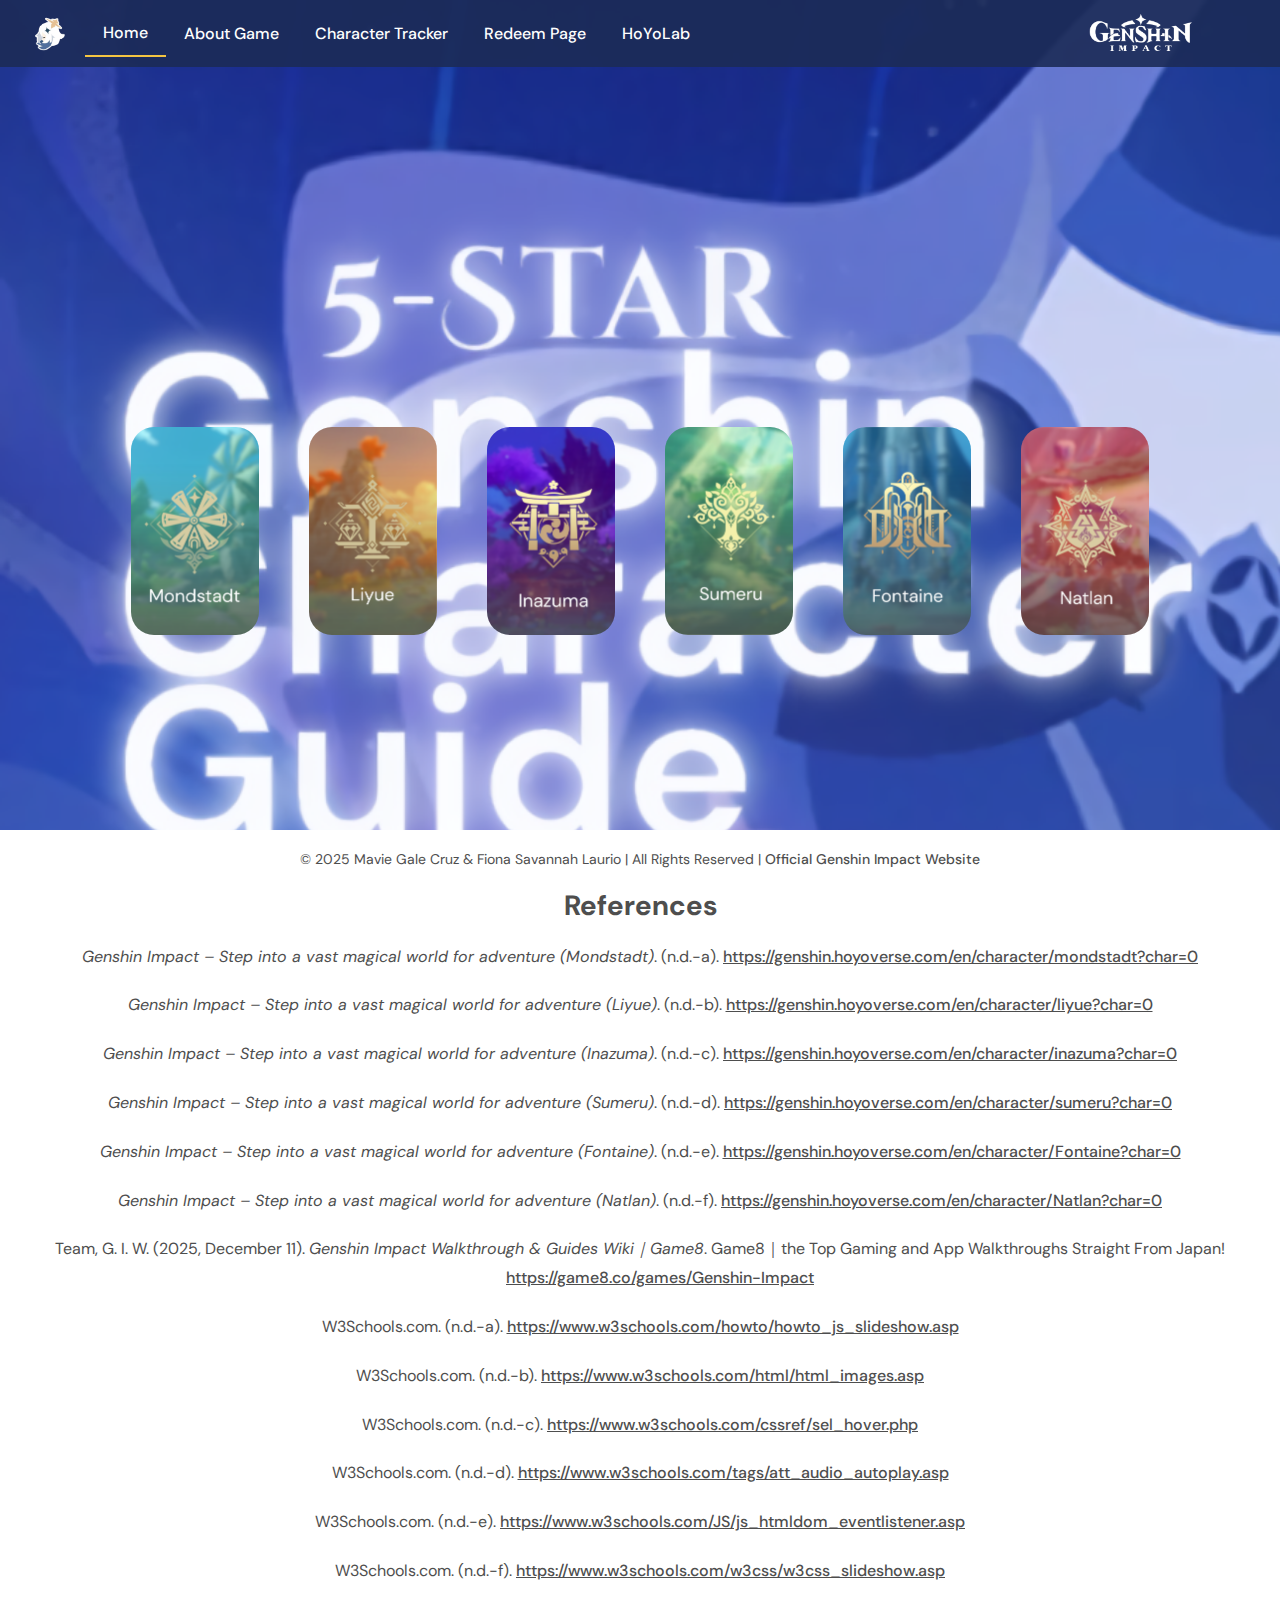
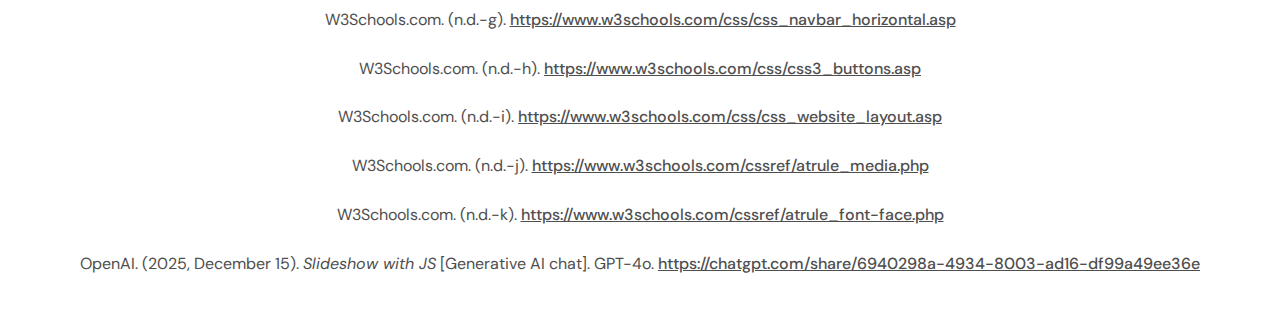
<file: index.html>
<!DOCTYPE html>
<html>
<head>
    <meta charset="UTF-8">
    <meta name="viewport" content="width=device-width, initial-scale=1.0">
    <meta name="description" content="Genshin Impact Character Guide">
    <meta name="keywords" content="Genshin Impact">
    <title>5-Star Genshin Character Guide</title>
    <link rel="icon" type="image/x-icon" href="assets/Logo.png">
    <link href="https://fonts.googleapis.com/css2?family=DM+Sans:wght@400;500;700&display=swap" rel="stylesheet"> 
    <link rel="stylesheet"  href="indexstyle.css">

    <style>
    </style>
</head>

<body>
    <div class="topnav">
        <img src="assets/Logo.png" alt="Logo" class="nav-logo">
        <a class="active" href="#home">Home</a>
        <a href="aboutgame.html">About Game</a>
        <a href="userCharDirectory.html">Character Tracker</a>
        <a href="https://genshin.hoyoverse.com/en/gift">Redeem Page</a>
        <a href="https://www.hoyolab.com/home">HoYoLab</a>

        <div class="topnav-right">
            <img src="assets/Genshn impact logo.png" alt="Genshin Impact Logo">
        </div>
    </div>
    <!--NATION BUTTONS -->
    <div class="nation-buttons">
        <a href="mondstadtCharacters.html">
            <img src="assets/mondstatbtn.png" alt="Mondstadt" class="nation-btn">
        </a>
        <a href="liyueCharacters.html">
            <img src="assets/liyuebtn.png" alt="Liyue" class="nation-btn">
        </a>
        <a href="inazumaCharacters.html">
            <img src="assets/inazumabtn.png" alt="Inazuma" class="nation-btn">
        </a>
        <a href="sumeruCharacters.html">
            <img src="assets/sumerubtn.png" alt="Sumeru" class="nation-btn">
        </a>
        <a href="fontaineCharacters.html">
            <img src="assets/fontainetbtn.png" alt="Fontaine" class="nation-btn">
        </a>
        <a href="natlanCharacters.html">
            <img src="assets/natlanbtn.png" alt="Natlan" class="nation-btn">
        </a>
    </div>
   

    <audio autoplay loop>
        <source src="Genshinimpactsong.mp3" type="audio/mpeg">
        Your browser does not support the audio element.
    </audio>

  <footer>
      © 2025 Mavie Gale Cruz & Fiona Savannah Laurio | All Rights Reserved | 
      <a href="https://genshin.hoyoverse.com/en/home?utm_source=fab&utm_medium=home" target="_blank">
          Official Genshin Impact Website
      </a>

          <section class="references-section">
        <h1>References</h1>
        <ul class="references-list">
            <li><em>Genshin Impact – Step into a vast magical world for adventure (Mondstadt)</em>. (n.d.-a). 
                <a href="https://genshin.hoyoverse.com/en/character/mondstadt?char=0" target="_blank">
                    https://genshin.hoyoverse.com/en/character/mondstadt?char=0
                </a>
            </li>

            <li><em>Genshin Impact – Step into a vast magical world for adventure (Liyue)</em>. (n.d.-b). 
                <a href="https://genshin.hoyoverse.com/en/character/liyue?char=0" target="_blank">
                    https://genshin.hoyoverse.com/en/character/liyue?char=0
                </a>
            </li>

            <li><em>Genshin Impact – Step into a vast magical world for adventure (Inazuma)</em>. (n.d.-c). 
                <a href="https://genshin.hoyoverse.com/en/character/inazuma?char=0" target="_blank">
                    https://genshin.hoyoverse.com/en/character/inazuma?char=0
                </a>
            </li>

            <li><em>Genshin Impact – Step into a vast magical world for adventure (Sumeru)</em>. (n.d.-d). 
                <a href="https://genshin.hoyoverse.com/en/character/sumeru?char=0" target="_blank">
                    https://genshin.hoyoverse.com/en/character/sumeru?char=0
                </a>
            </li>

            <li><em>Genshin Impact – Step into a vast magical world for adventure (Fontaine)</em>. (n.d.-e). 
                <a href="https://genshin.hoyoverse.com/en/character/Fontaine?char=0" target="_blank">
                    https://genshin.hoyoverse.com/en/character/Fontaine?char=0
                </a>
            </li>

            <li>
                <em>Genshin Impact – Step into a vast magical world for adventure (Natlan)</em>. (n.d.-f). 
                <a href="https://genshin.hoyoverse.com/en/character/Natlan?char=0" target="_blank">
                    https://genshin.hoyoverse.com/en/character/Natlan?char=0
                </a>
            </li>

            <li>Team, G. I. W. (2025, December 11). <em>Genshin Impact Walkthrough & Guides Wiki｜Game8</em>. Game8｜the Top Gaming and App Walkthroughs Straight From Japan! <a href="https://game8.co/games/Genshin-Impact" target="_blank">https://game8.co/games/Genshin-Impact</a></li>
            <li>W3Schools.com. (n.d.-a). <a href="https://www.w3schools.com/howto/howto_js_slideshow.asp" target="_blank">https://www.w3schools.com/howto/howto_js_slideshow.asp</a></li>
            <li>W3Schools.com. (n.d.-b). <a href="https://www.w3schools.com/html/html_images.asp" target="_blank">https://www.w3schools.com/html/html_images.asp</a></li>
            <li>W3Schools.com. (n.d.-c). <a href="https://www.w3schools.com/cssref/sel_hover.php" target="_blank">https://www.w3schools.com/cssref/sel_hover.php</a></li>
            <li>W3Schools.com. (n.d.-d). <a href="https://www.w3schools.com/tags/att_audio_autoplay.asp" target="_blank">https://www.w3schools.com/tags/att_audio_autoplay.asp</a></li>
            <li>W3Schools.com. (n.d.-e). <a href="https://www.w3schools.com/JS/js_htmldom_eventlistener.asp" target="_blank">https://www.w3schools.com/JS/js_htmldom_eventlistener.asp</a></li>
            <li>W3Schools.com. (n.d.-f). <a href="https://www.w3schools.com/w3css/w3css_slideshow.asp" target="_blank">https://www.w3schools.com/w3css/w3css_slideshow.asp</a></li>
            <li>W3Schools.com. (n.d.-g). <a href="https://www.w3schools.com/css/css_navbar_horizontal.asp" target="_blank">https://www.w3schools.com/css/css_navbar_horizontal.asp</a></li>
            <li>W3Schools.com. (n.d.-h). <a href="https://www.w3schools.com/css/css3_buttons.asp" target="_blank">https://www.w3schools.com/css/css3_buttons.asp</a></li>
            <li>W3Schools.com. (n.d.-i). <a href="https://www.w3schools.com/css/css_website_layout.asp" target="_blank">https://www.w3schools.com/css/css_website_layout.asp</a></li>
            <li>W3Schools.com. (n.d.-j). <a href="https://www.w3schools.com/cssref/atrule_media.php" target="_blank">https://www.w3schools.com/cssref/atrule_media.php</a></li>
            <li>W3Schools.com. (n.d.-k). <a href="https://www.w3schools.com/cssref/atrule_font-face.php" target="_blank">https://www.w3schools.com/cssref/atrule_font-face.php</a></li>
            <li>
                OpenAI. (2025, December 15). <em>Slideshow with JS</em> [Generative AI chat]. GPT-4o. 
                <a href="https://chatgpt.com/share/6940298a-4934-8003-ad16-df99a49ee36e" target="_blank">
                    https://chatgpt.com/share/6940298a-4934-8003-ad16-df99a49ee36e
                </a>
            </li>
         </ul>

    </section>

  </footer>

</body>
</html>
</file>
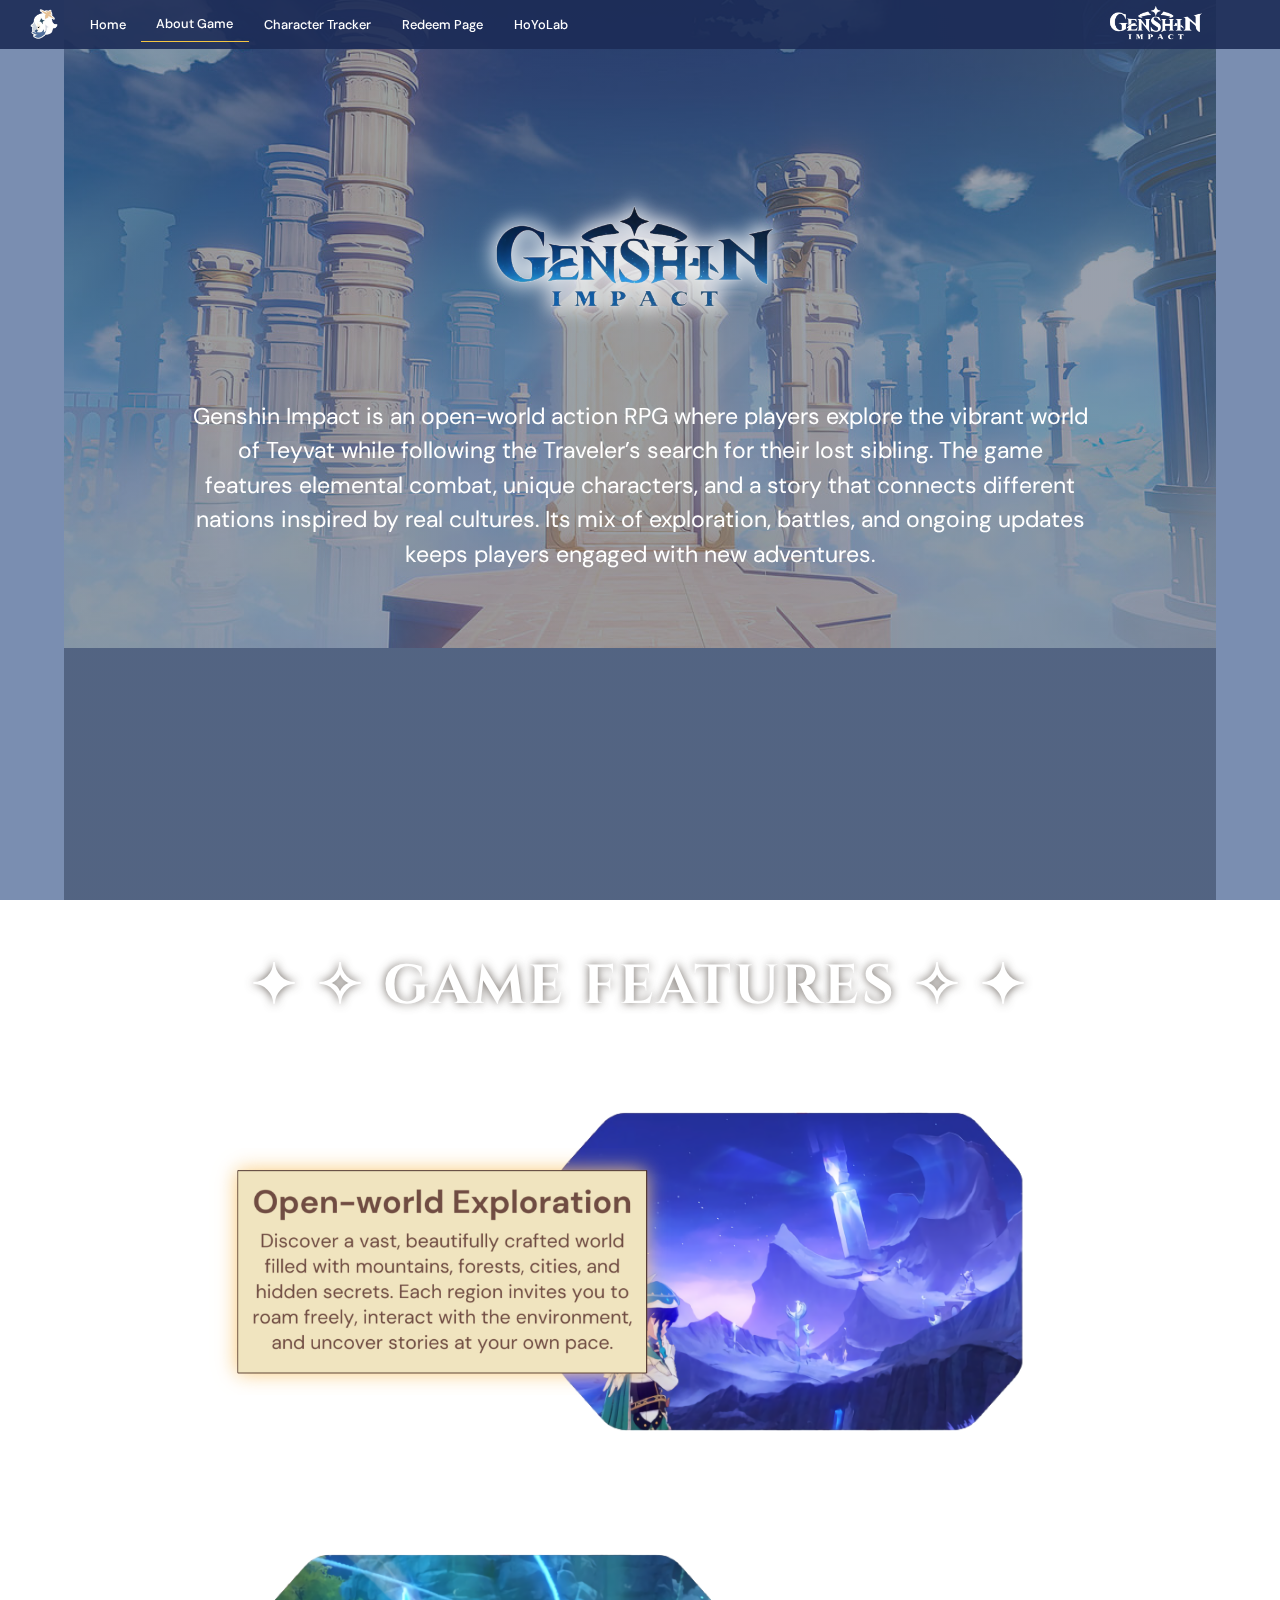
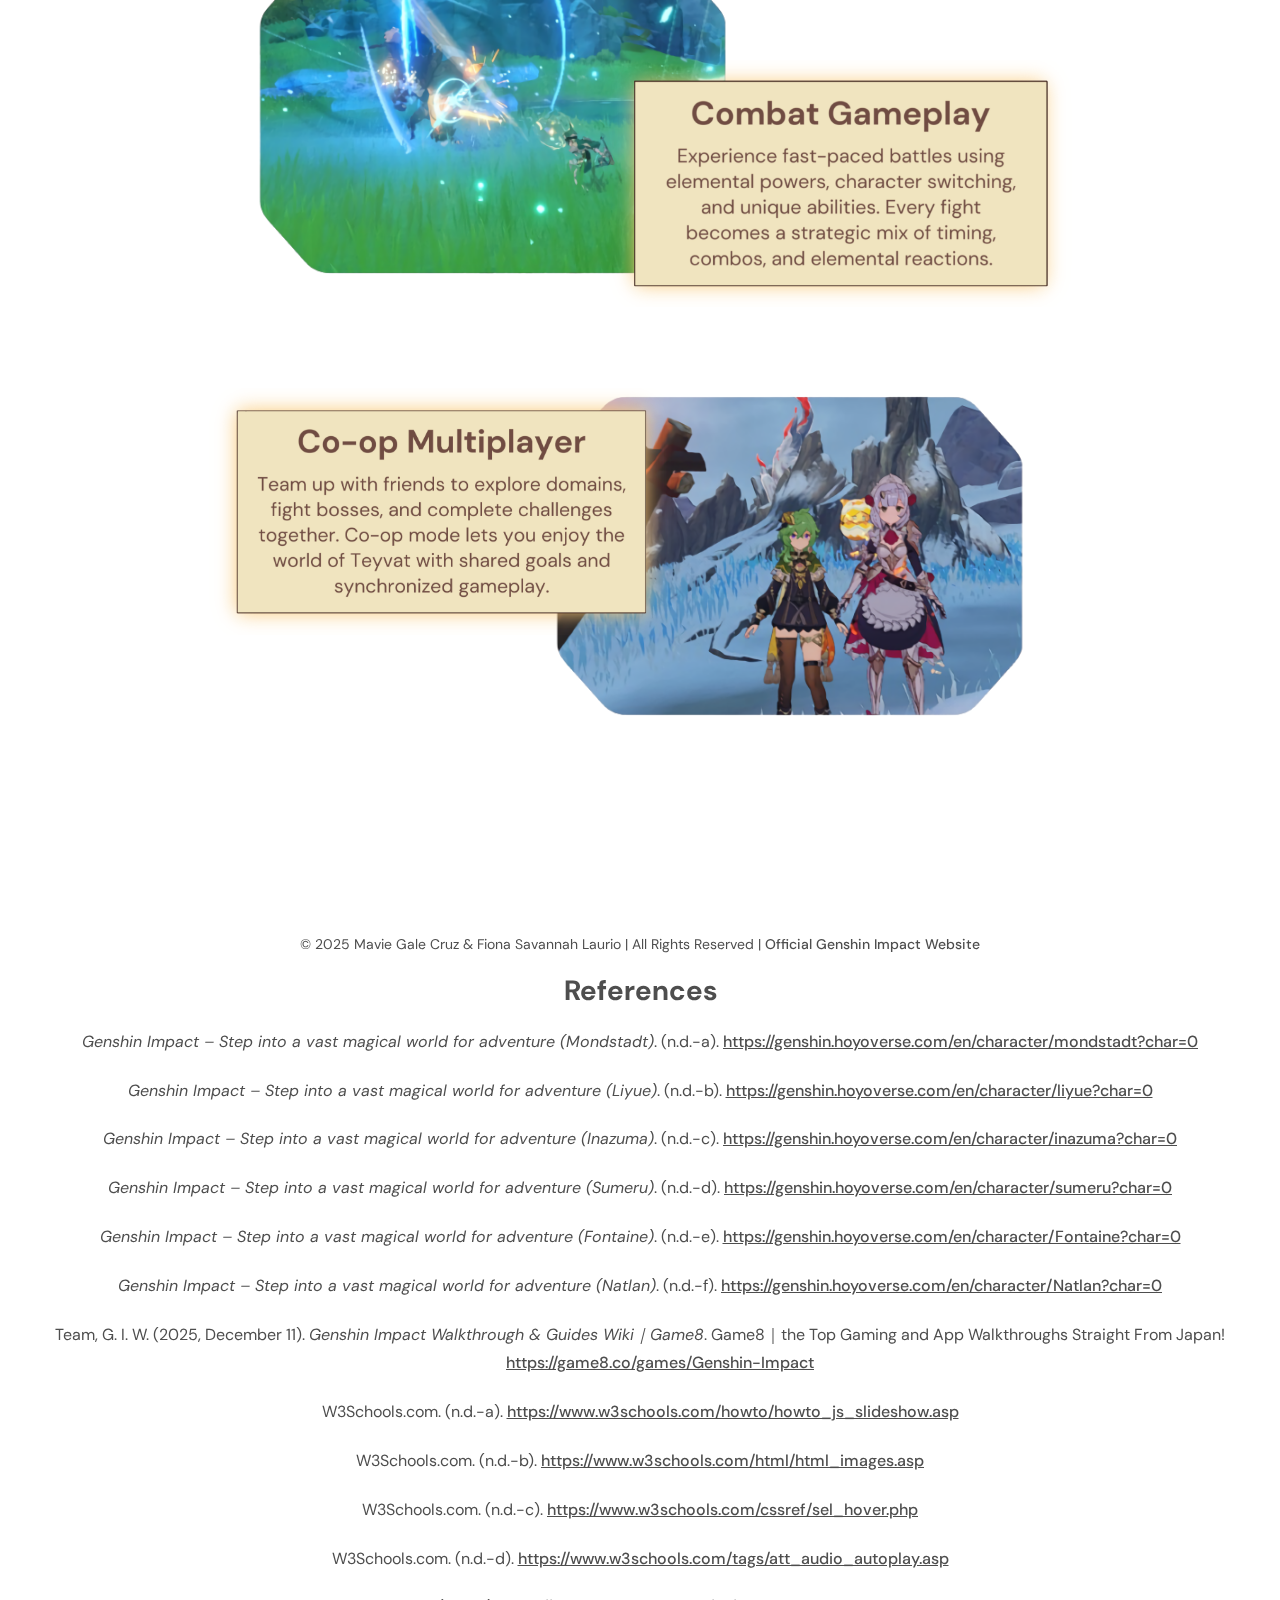
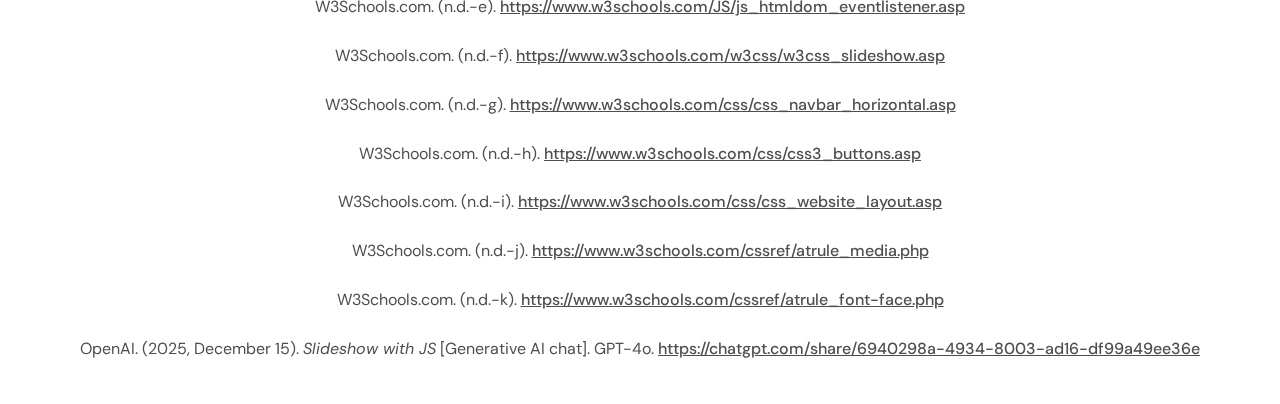
<file: aboutgame.html>
<!DOCTYPE html> 
<html> 
    <head> 
        <meta charset="UTF-8"> 
        <meta name="viewport" content="width=device-width, initial-scale=1.0"> 
        <meta name="description" content="Genshin Impact Character Guide"> 
        <meta name="keywords" content="Genshin Impact"> 
        <title>5-Star Genshin Character Guide</title> 
        <link rel="icon" type="image/x-icon" href="assets/Logo.png"> 
        <link href="https://fonts.googleapis.com/css2?family=DM+Sans:wght@400;500;700&display=swap" rel="stylesheet"> 
        <link href="https://fonts.googleapis.com/css2?family=Cinzel:wght@400;700;900&display=swap" rel="stylesheet">
        <link rel="stylesheet" href="topnavstyle.css"> 
        <link rel="stylesheet" href="featuresection.css">
        <style> 
        body {
            margin: 0;
            font-family: "DM Sans", sans-serif;
            background: none;
        }

        .center-content {
            display: flex;
            flex-direction: column;
            justify-content: center;
            align-items: center;
            height: 90vh;
            text-align: center;
            padding: 20px;
            transform: translateY(-10vh);
        }

        .center-image { 
            width: 60vw;
            max-width: 1000px;
        } 

        .center-text { 
            max-width: 70vw;
            font-size: 1.4rem;
            color: rgb(255, 255, 255); 
            font-size: 23px; 
            line-height: 1.5; 
            transform: translateY(-10vh);
        } 


        audio {
            display: none;
        }
        </style>
    </head>
<body>
    <div class="topnav">
        <img src="assets/Logo.png" alt="Logo" class="nav-logo">
        <a href="index.html">Home</a>
        <a class="active" href="aboutgame.html">About Game</a>
        <a href="userCharTrackers.html">Character Tracker</a>
        <a href="https://genshin.hoyoverse.com/en/gift">Redeem Page</a>
        <a href="https://www.hoyolab.com/home">HoYoLab</a>


        <div class="topnav-right">
            <img src="assets/Genshn impact logo.png" alt="Genshin Impact Logo">
        </div>
    </div>

    <div class="bg-fixed"> 

    </div>


    <audio autoplay loop>
        <source src="Genshinimpactsong.mp3" type="audio/mpeg">
        Your browser does not support the audio element.
    </audio>

    <div class="center-content">
        <img src="assets/genshinlogo.png" class="center-image">
        <p class="center-text">
            Genshin Impact is an open-world action RPG where players 
            explore the vibrant world of Teyvat while following the Traveler’s 
            search for their lost sibling. The game features elemental combat, 
            unique characters, and a story that connects different nations inspired 
            by real cultures. Its mix of exploration, battles, and ongoing updates 
            keeps players engaged with new adventures.
        </p>
    </div>

    <h1 class="game-features-title">
        ✦ ✧ GAME FEATURES ✧ ✦
    </h1>

    <div class="feature-section1">
        <img src="assets/owelbl.png" class="feature-label1">
        <img src="assets/owe.png" class="feature-frame1">
    </div>

    <div class="feature-section2">
        <img src="assets/combat.png" class="feature-frame2">
        <img src="assets/combatlbl.png" class="feature-label2">
    </div>

    <div class="feature-section3">
        <img src="assets/cooplbl.png" class="feature-label3">
        <img src="assets/coop.png" class="feature-frame3">
    </div>

  <footer>
      © 2025 Mavie Gale Cruz & Fiona Savannah Laurio | All Rights Reserved | 
      <a href="https://genshin.hoyoverse.com/en/home?utm_source=fab&utm_medium=home" target="_blank">
          Official Genshin Impact Website
      </a>

          <section class="references-section">
        <h1>References</h1>
        <ul class="references-list">
            <li><em>Genshin Impact – Step into a vast magical world for adventure (Mondstadt)</em>. (n.d.-a). 
                <a href="https://genshin.hoyoverse.com/en/character/mondstadt?char=0" target="_blank">
                    https://genshin.hoyoverse.com/en/character/mondstadt?char=0
                </a>
            </li>

            <li><em>Genshin Impact – Step into a vast magical world for adventure (Liyue)</em>. (n.d.-b). 
                <a href="https://genshin.hoyoverse.com/en/character/liyue?char=0" target="_blank">
                    https://genshin.hoyoverse.com/en/character/liyue?char=0
                </a>
            </li>

            <li><em>Genshin Impact – Step into a vast magical world for adventure (Inazuma)</em>. (n.d.-c). 
                <a href="https://genshin.hoyoverse.com/en/character/inazuma?char=0" target="_blank">
                    https://genshin.hoyoverse.com/en/character/inazuma?char=0
                </a>
            </li>

            <li><em>Genshin Impact – Step into a vast magical world for adventure (Sumeru)</em>. (n.d.-d). 
                <a href="https://genshin.hoyoverse.com/en/character/sumeru?char=0" target="_blank">
                    https://genshin.hoyoverse.com/en/character/sumeru?char=0
                </a>
            </li>

            <li><em>Genshin Impact – Step into a vast magical world for adventure (Fontaine)</em>. (n.d.-e). 
                <a href="https://genshin.hoyoverse.com/en/character/Fontaine?char=0" target="_blank">
                    https://genshin.hoyoverse.com/en/character/Fontaine?char=0
                </a>
            </li>

            <li>
                <em>Genshin Impact – Step into a vast magical world for adventure (Natlan)</em>. (n.d.-f). 
                <a href="https://genshin.hoyoverse.com/en/character/Natlan?char=0" target="_blank">
                    https://genshin.hoyoverse.com/en/character/Natlan?char=0
                </a>
            </li>

            <li>Team, G. I. W. (2025, December 11). <em>Genshin Impact Walkthrough & Guides Wiki｜Game8</em>. Game8｜the Top Gaming and App Walkthroughs Straight From Japan! <a href="https://game8.co/games/Genshin-Impact" target="_blank">https://game8.co/games/Genshin-Impact</a></li>
            <li>W3Schools.com. (n.d.-a). <a href="https://www.w3schools.com/howto/howto_js_slideshow.asp" target="_blank">https://www.w3schools.com/howto/howto_js_slideshow.asp</a></li>
            <li>W3Schools.com. (n.d.-b). <a href="https://www.w3schools.com/html/html_images.asp" target="_blank">https://www.w3schools.com/html/html_images.asp</a></li>
            <li>W3Schools.com. (n.d.-c). <a href="https://www.w3schools.com/cssref/sel_hover.php" target="_blank">https://www.w3schools.com/cssref/sel_hover.php</a></li>
            <li>W3Schools.com. (n.d.-d). <a href="https://www.w3schools.com/tags/att_audio_autoplay.asp" target="_blank">https://www.w3schools.com/tags/att_audio_autoplay.asp</a></li>
            <li>W3Schools.com. (n.d.-e). <a href="https://www.w3schools.com/JS/js_htmldom_eventlistener.asp" target="_blank">https://www.w3schools.com/JS/js_htmldom_eventlistener.asp</a></li>
            <li>W3Schools.com. (n.d.-f). <a href="https://www.w3schools.com/w3css/w3css_slideshow.asp" target="_blank">https://www.w3schools.com/w3css/w3css_slideshow.asp</a></li>
            <li>W3Schools.com. (n.d.-g). <a href="https://www.w3schools.com/css/css_navbar_horizontal.asp" target="_blank">https://www.w3schools.com/css/css_navbar_horizontal.asp</a></li>
            <li>W3Schools.com. (n.d.-h). <a href="https://www.w3schools.com/css/css3_buttons.asp" target="_blank">https://www.w3schools.com/css/css3_buttons.asp</a></li>
            <li>W3Schools.com. (n.d.-i). <a href="https://www.w3schools.com/css/css_website_layout.asp" target="_blank">https://www.w3schools.com/css/css_website_layout.asp</a></li>
            <li>W3Schools.com. (n.d.-j). <a href="https://www.w3schools.com/cssref/atrule_media.php" target="_blank">https://www.w3schools.com/cssref/atrule_media.php</a></li>
            <li>W3Schools.com. (n.d.-k). <a href="https://www.w3schools.com/cssref/atrule_font-face.php" target="_blank">https://www.w3schools.com/cssref/atrule_font-face.php</a></li>
            <li>
                OpenAI. (2025, December 15). <em>Slideshow with JS</em> [Generative AI chat]. GPT-4o. 
                <a href="https://chatgpt.com/share/6940298a-4934-8003-ad16-df99a49ee36e" target="_blank">
                    https://chatgpt.com/share/6940298a-4934-8003-ad16-df99a49ee36e
                </a>
            </li>
         </ul>

    </section>

  </footer>


</body>
</html>
</file>
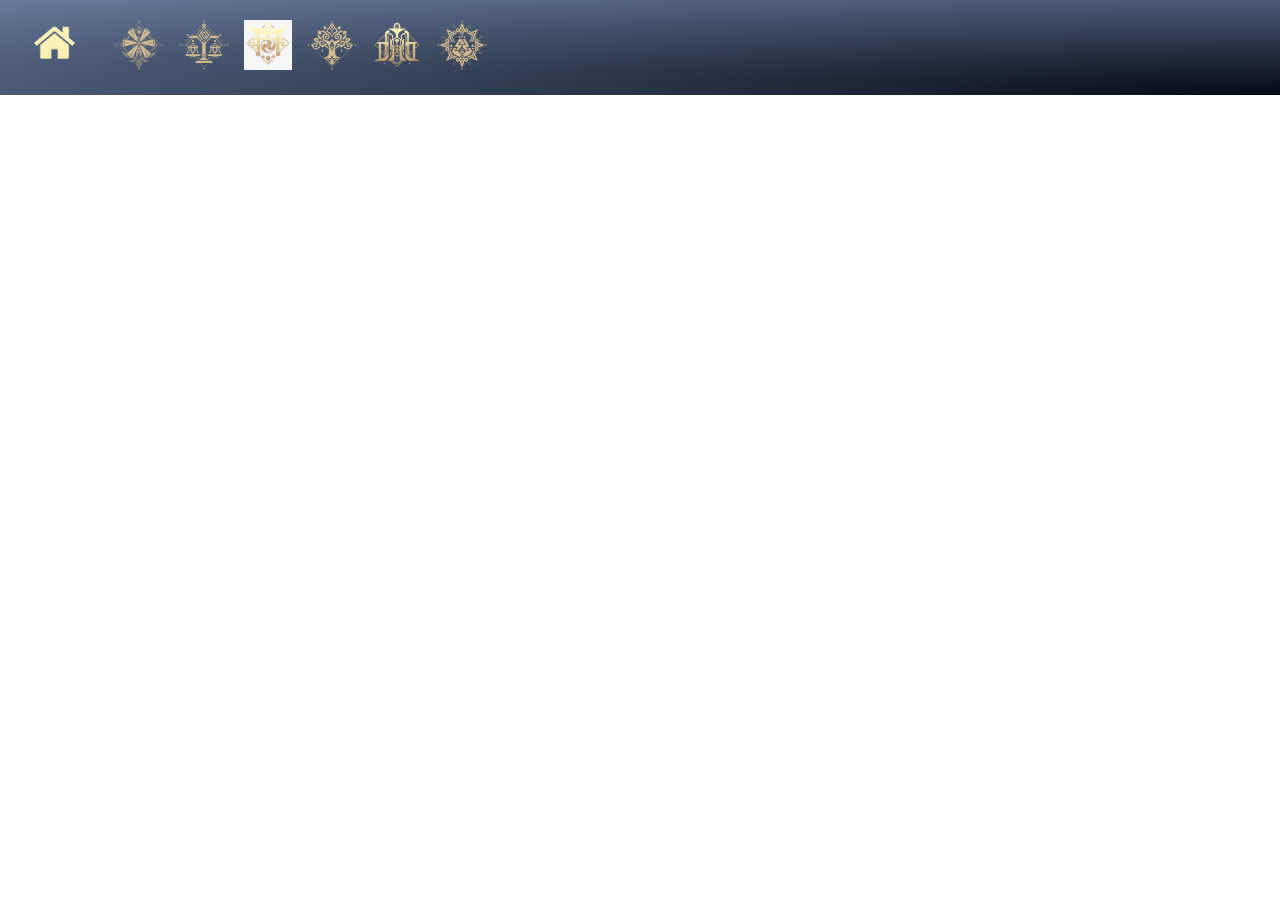
<file: fontaineCharacters.html>
<!DOCTYPE html>
<html>
<head>
    <meta charset="UTF-8">
    <meta name="viewport" content="width=device-width, initial-scale=1.0">
    <meta name="description" content="Genshin Impact Character Guide">
    <meta name="keywords" content="Genshin Impact, Mondstadt, mondstadt">
    <title>5-Star Genshin Character Guide</title>
    <link rel="icon" type="image/x-icon" href="assets/Logo.png">
    <link href="https://fonts.googleapis.com/css2?family=DM+Sans:wght@400;500;700&display=swap" rel="stylesheet"> 
    <link rel="stylesheet"  href="genshinStyles.css">
    <link rel="stylesheet" href="https://www.w3schools.com/w3css/5/w3.css">
</head>

<body>
    <div class="navBar">
        <a href="index.html">
            <img src="assets/home.png" alt="home-icon">
        </a>
        <a href="mondstadtCharacters.html">
            <img src="assets/Mondstat symbol.png" alt="mondstadt-icon">
        </a>
        <a href="liyueCharacters.html">
            <img src="assets/Liyue symbol.png" alt="liyue-icon">
        </a>
        <a href="inazumaCharacters.html">
            <img src="assets/inazuma-symbol-trnsp.png" alt="inazuma-icon">
        </a>
        <a href="sumeruCharacters.html">
            <img src="assets/Sumeru symbol.png" alt="sumeru-icon">
        </a>
        <a href="fontaineCharacters.html">
            <img src="assets/Fontaine symbol.png" alt="fontaine-icon">
        </a>
        <a href="natlanCharacters.html">
            <img src="assets/Natlan symbol.png" alt="natlan-icon">
        </a>
    </div>
</file>
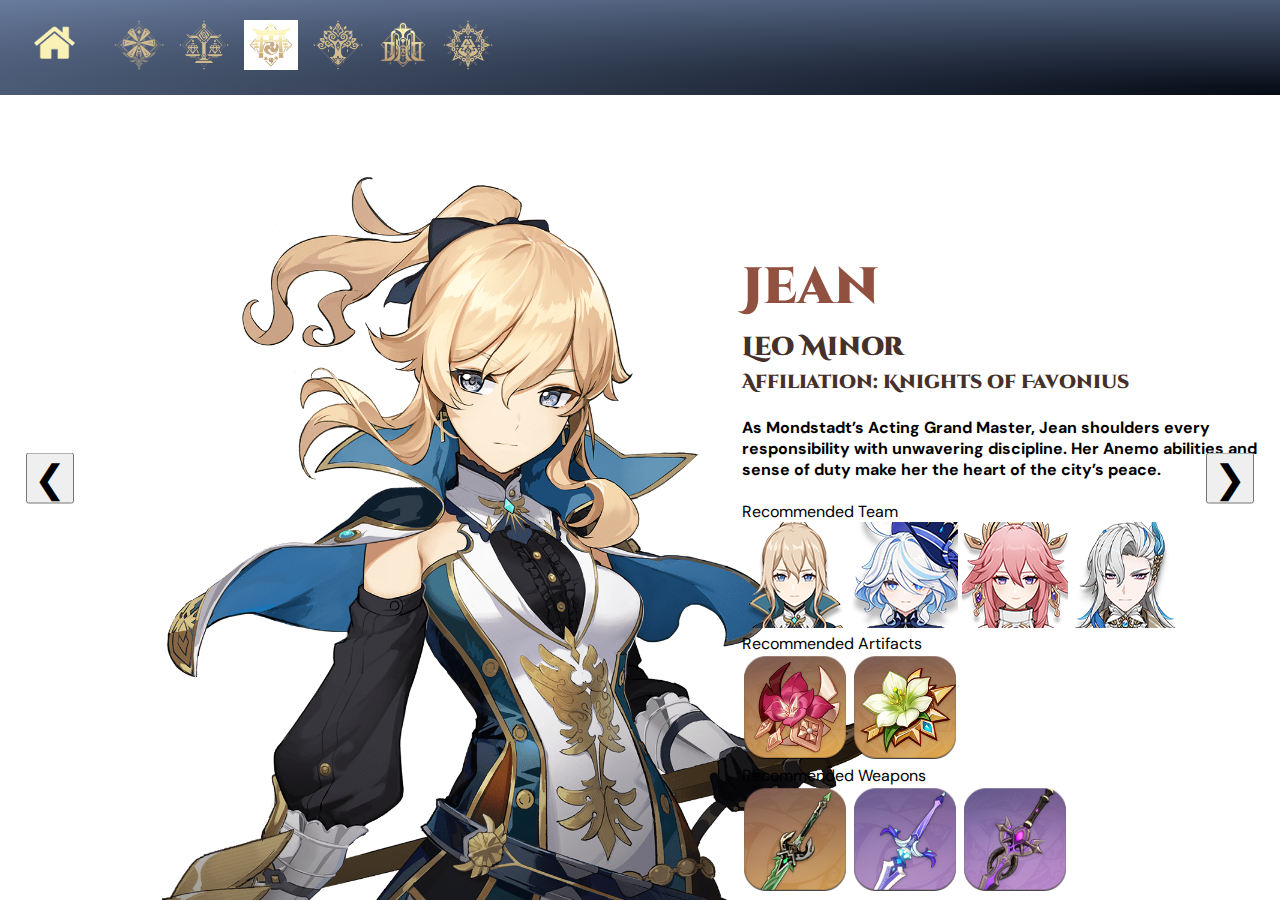
<file: mondstadtCharacters.html>
<!DOCTYPE html>
<html>
<head>
    <meta charset="UTF-8">
    <meta name="viewport" content="width=device-width, initial-scale=1.0">
    <meta name="description" content="Genshin Impact Character Guide">
    <meta name="keywords" content="Genshin Impact, Mondstadt, mondstadt">
    <title>5-Star Genshin Character Guide</title>
    <link rel="icon" type="image/x-icon" href="assets/Logo.png">
    <link href="https://fonts.googleapis.com/css2?family=DM+Sans:wght@400;500;700&display=swap" rel="stylesheet"> 
    <link rel="stylesheet"  href="genshinStyles.css">
    <link rel="stylesheet" href="https://www.w3schools.com/w3css/5/w3.css">
</head>

<body>
    <div class="bg-slideshow">
        <div class="bg-slide active" style="background-image: url('assets/Mondstadt1.jpg');"></div>
        <div class="bg-slide" style="background-image: url('assets/Mondstadt2.jpg');"></div>
        <div class="bg-slide" style="background-image: url('assets/Mondstadt3.png');"></div>
        <div class="bg-slide" style="background-image: url('assets/Mondstadt4.jpg');"></div>
        <div class="bg-slide" style="background-image: url('assets/Mondstadt5.jpg');"></div>
    </div>

    <div class="navBar">
        <a href="index.html"><img src="assets/home.png" alt="home-icon"></a>
        <a href="mondstadtCharacters.html"><img src="assets/Mondstat symbol.png" alt="mondstadt-icon"></a>
        <a href="liyueCharacters.html"><img src="assets/Liyue symbol.png" alt="liyue-icon"></a>
        <a href="inazumaCharacters.html"><img src="assets/Inazuma symbol.png" alt="inazuma-icon"></a>
        <a href="sumeruCharacters.html"><img src="assets/Sumeru symbol.png" alt="sumeru-icon"></a>
        <a href="fontaineCharacters.html"><img src="assets/Fontaine symbol.png" alt="fontaine-icon"></a>
        <a href="natlanCharacters.html"><img src="assets/Natlan symbol.png" alt="natlan-icon"></a>
    </div>

    <div class="switcher">
        
        <button class="w3-button w3-display-left" onclick="plusDivs(-1)">&#10094;</button>
        <button class="w3-button w3-display-right" onclick="plusDivs(+1)">&#10095;</button>

        <div class="Charshow">
            <div class="slide">
            <img src="mondstadtChars/jean.png" class="char" id="character">
                <div class="info">
                <h1>Jean</h1>
                <h2>Leo Minor</h2>
                <h3>Affiliation: Knights of Favonius</h3>
                <h4>As Mondstadt’s Acting Grand Master, Jean shoulders every responsibility with 
                    unwavering discipline. Her Anemo abilities and sense of duty make her the heart of 
                    the city’s peace.</h4>

            <!--Team-->
            <div class="section-label">Recommended Team</div>
            <div class="team-icons">
                <img src="teamIcons/jean-icon.png" alt="Jean">
                <img src="teamIcons/furina-icon.png" alt="Furina">
                <img src="teamIcons/yaemiko-icon.png" alt="Yae Miko">
                <img src="teamIcons/neuvi-icon.png" alt="Neuvillette">
            </div>

            <!-- Artifact -->
            <div class="section-label">Recommended Artifacts</div>
            <div class="artifact-icons">
                <img src="artifactIcons/gladiator-icon.png" alt="Gladiators Finale">
                <img src="artifactIcons/viridescent-icon.png" alt="Viridescent Venerer">
            </div>

            <!-- Weapons -->
            <div class="section-label">Recommended Weapons</div> 
            <div class="weapon-icons">
                <img src="weaponIcons/primordial-icon.png" alt="Primordial Jade Cutter">
                <img src="weaponIcons/sacrificials-icon.png" alt="Sacrificial Sword">
                <img src="weaponIcons/festering-icon.png" alt="Festering Desire">
            </div>                    
            </div>
            </div>

            <div class="slide">
            <img src="mondstadtChars/diluc.png" alt="diluc" class="char" id="character">
            <div class="info">
                <h1>Diluc</h1>
                <h2>Noctua</h2>
                <h3>Affiliation: Dawn Winery</h3>
                <h4>The wealthy owner of Dawn Winery, Diluc protects Mondstadt from the shadows as a vigilant and relentless warrior. His refined Pyro 
                    skills burn with the intensity of his sense of justice.</h4>
                        <!-- Recommended Team -->
            <div class="section-label">Recommended Team</div>
            <div class="team-icons">
                <img src="teamIcons/diluc-icon.png" alt="Diluc">
                <img src="teamIcons/bennett_icon.png" alt="Bennett">
                <img src="teamIcons/faruzan-icon.png" alt="Faruzan">
                <img src="teamIcons/xianyun-icon.png" alt="Xianyun">
            </div>

            <!-- Artifact -->
            <div class="section-label">Recommended Artifacts</div>
            <div class="artifact-icons">
                <img src="artifactIcons/crimson-icon.png" alt="Crimson Witch of Flames">
            </div>

            <!-- Weapons -->
            <div class="section-label">Recommended Weapons</div> 
            <div class="weapon-icons">
                <img src="weaponIcons/redhorn-icon.png" alt="Redhorn Stonethresher">
                <img src="weaponIcons/beacon-icon.png" alt="Beacon of the Reed Sea">
                <img src="weaponIcons/blazing-icon.png" alt="A Thousand Blazing Suns">
            </div>

            </div>
            </div>

            <div class="slide">
            <img src="mondstadtChars/venti.png" alt="venti" class="char" id="character">
                <div class="info">
                <h1>Venti</h1>
                <h2>Carmen Dei</h2>
                <h3 class="archon">Barbatos</h3>
                <h4>A wandering bard with a playful smile, Venti hides the truth of his identity as the Anemo Archon. 
                    He brings freedom, song, and a lighthearted spirit wherever he goes.
                </h4>

            <!--Team-->
            <div class="section-label">Recommended Team</div>
            <div class="team-icons">
                <img src="teamIcons/venti-icon.png" alt="Venti">
                <img src="teamIcons/raiden-icon.png" alt="Raiden Shogun">
                <img src="teamIcons/kokomi-icon.png" alt="Sangonomiya Kokomi">
                <img src="teamIcons/nahida-icon.png" alt="Nahida">
            </div>

            <!-- Artifact -->
            <div class="section-label">Recommended Artifacts</div>
            <div class="artifact-icons">
                <img src="artifactIcons/viridescent-icon.png" alt="Viridescent Venerer">
            </div>

            <!-- Weapons -->
            <div class="section-label">Recommended Weapons</div> 
            <div class="weapon-icons">
                <img src="weaponIcons/aqua-icon.png" alt="Aqua Simulacra">
                <img src="weaponIcons/elegy-icon.png" alt="Elegy for the End">
                <img src="weaponIcons/skyward-icon.png" alt="Skyward Harp">
            </div>  

            </div>
            </div>

            <div class="slide">
            <img src="mondstadtChars/klee.png" alt ="klee" class="char" id="character">
            <div class="info">
                <h1>Klee</h1>
                <h2>Trifolium</h2>
                <h3>Affiliation: Knights of Favonius</h3>
                <h4>The lively Spark Knight of the Knights of Favonius, Klee is a tiny explosives expert with a big imagination. Her Pyro bombs often cause 
                    “minor collateral damage,” but everyone adores her energy.</h4>

            <!--Team-->
            <div class="section-label">Recommended Team</div>
            <div class="team-icons">
                <img src="teamIcons/klee-icon.png" alt="Klee">
                <img src="teamIcons/fischl-icon.png" alt="Fischl">
                <img src="teamIcons/sara-icon.png" alt="Kujou Sara">
                <img src="teamIcons/chevreuse-icon.png" alt="Chevreuse">
            </div>

            <!-- Artifact -->
            <div class="section-label">Recommended Artifacts</div>
            <div class="artifact-icons">
                <img src="artifactIcons/crimson-icon.png" alt="Crimson Witch of Flames">
            </div>

            <!-- Weapons -->
            <div class="section-label">Recommended Weapons</div> 
            <div class="weapon-icons">
                <img src="weaponIcons/lostp-icon.png" alt="Lost Prayer to the Sacred Winds">
                <img src="weaponIcons/tome-icon.png" alt="Tome of the Eternal Flow">
                <img src="weaponIcons/dodoco-icon.png" alt="Dodoco Tales">
            </div>                    
               
            </div>
            </div>

            <div class="slide">
                <img src="mondstadtChars/mona.png" alt="mona" class="char" id="character">
                <div class="info">
                <h1>Mona</h1>
                <h2>Astrolabos</h2>
                <h3>Affiliation: Hexenzirkel</h3>
                <h4> A highly talented astrologist, Mona uses Hydro arts to reveal fate’s secrets. Proud and brilliant, yet perpetually broke, 
                    she devotes herself fully to understanding the stars.</h4>

            <!--Team-->
            <div class="section-label">Recommended Team</div>
            <div class="team-icons">
                <img src="teamIcons/mona-icon.png" alt="Mona">
                <img src="teamIcons/yelan-icon.png" alt="Yelan">
                <img src="teamIcons/xianyun-icon.png" alt="Xianyun">
                <img src="teamIcons/gaming_icon.png" alt="Gaming">
            </div>

            <!-- Artifact -->
            <div class="section-label">Recommended Artifacts</div>
            <div class="artifact-icons">
                <img src="artifactIcons/noblesse-icon.png" alt="Noblesse Oblige">
            </div>

            <!-- Weapons -->
            <div class="section-label">Recommended Weapons</div> 
            <div class="weapon-icons">
                <img src="weaponIcons/thriling-icon.png" alt="Thrilling Tales of Dragon Slayers">
                <img src="weaponIcons/prototypea-icon.png" alt="Prototype Amber">
                <img src="weaponIcons/hakushin-icon.png" alt="Hakushin Ring">
            </div>   

            </div>
            </div>
        
            <div class="slide">
            <img src="mondstadtChars/albedo.png" alt="albedo" class="char" id="character">
            <div class="info">
                <h1>Albedo</h1>
                <h2>Princeps Cretaceus</h2>
                <h3>Affiliation: Knights of Favonius</h3>
                <h4> The Chief Alchemist of the Knights of Favonius, Albedo is a quiet genius who studies life’s deepest mysteries. 
                    With Geo mastery and a painter’s precision, he seeks the truth behind creation 
                    itself.</h4>

            <!--Team-->
            <div class="section-label">Recommended Team</div>
            <div class="team-icons">
                <img src="teamIcons/albedo-icon.png" alt="Albedo">
                <img src="teamIcons/zhongli-icon.png" alt="Zhongli">
                <img src="teamIcons/itto-icon.png" alt="Arataki Itto">
                <img src="teamIcons/gorou-icon.png" alt="Gorou">
            </div>

            <!-- Artifact -->
            <div class="section-label">Recommended Artifacts</div>
            <div class="artifact-icons">
                <img src="artifactIcons/husk-icon.png" alt="Husk of Opulent Dreams">
            </div>

            <!-- Weapons -->
            <div class="section-label">Recommended Weapons</div> 
            <div class="weapon-icons">
                <img src="weaponIcons/uraku-icon.png" alt="Uraku Misugiri ">
                <img src="weaponIcons/peak-icon.png" alt="Peak Patrol Song">
                <img src="weaponIcons/cinnabar-icon.png" alt="Cinnabar Spindel">
            </div>   
                
            </div>
            </div>

            <div class="slide">
            <img src="mondstadtChars/eula.png" alt="eula" class="char" id="character">
            <div class="info">
                <h1>Eula</h1>
                <h2>Aphros Delos</h2>
                <h3>Affiliation: Knights of Favonius</h3>
                <h4>A descendant of the Lawrence Clan, Eula serves as the Knights of Favonius’ Spindrift Knight. Graceful but fierce, she wields Cryo and a claymore 
                    to carve out a future free from her family’s infamous past.</h4>

            <!--Team-->
            <div class="section-label">Recommended Team</div>
            <div class="team-icons">
                <img src="teamIcons/eula-icon.png" alt="Eula">
                <img src="teamIcons/mika-icon.png" alt="Mika">
                <img src="teamIcons/raiden-icon.png" alt="Raiden">
                <img src="teamIcons/zhongli-icon.png" alt="Zhongli">
            </div>

            <!-- Artifact -->
            <div class="section-label">Recommended Artifacts</div>
            <div class="artifact-icons">
                <img src="artifactIcons/pale-icon.png" alt="Pale Flame">
            </div>

            <!-- Weapons -->
            <div class="section-label">Recommended Weapons</div> 
            <div class="weapon-icons">
                <img src="weaponIcons/songbp-icon.png" alt="Song of Broken Pines">
                <img src="weaponIcons/beacon-icon.png" alt="Beacon of the Reed Sea ">
                <img src="weaponIcons/wolfwolf-icon.png" alt="Wolf Wolf's Gravestone">
            </div>   
 
            </div>
            </div>

            <div class="slide">
            <img src="mondstadtChars/durin.png" alt="durin" class="char" id="character">
            <div class="info">
                <h1>Durin</h1>
                <h2>Draco Rubido</h2>
                <h3>Affiliation: Hexenzirkel</h3>
                <h4>Once a corrupted dragon who fought the Anemo Archon, Durin now exists in a reborn human-like form. Gentle yet powerful, 
                    he carries remnants of ancient dragon life within him.</h4>

            <!--Team-->
            <div class="section-label">Recommended Team</div>
            <div class="team-icons">
                <img src="teamIcons/durin-icon.png" alt="Durin">
                <img src="teamIcons/furina-icon.png" alt="Furina">
                <img src="teamIcons/venti-icon.png" alt="Venti">
                <img src="teamIcons/bennett_icon.png" alt="Bennett">
            </div>

            <!-- Artifact -->
            <div class="section-label">Recommended Artifacts</div>
            <div class="artifact-icons">
                <img src="artifactIcons/noblesse-icon.png" alt="">
            </div>

            <!-- Weapons -->
            <div class="section-label">Recommended Weapons</div> 
            <div class="weapon-icons">
                <img src="weaponIcons/athame-icon.png" alt="Athame Artis">
                <img src="weaponIcons/freedoms-icon.png" alt="Freedom-Sworn">
                <img src="weaponIcons/aqua-icon.png" alt="Absolution">
            </div>   

            </div>
            </div>

        </div>
    </div>


<audio autoplay loop>
    <source src="Mondstadt audio.mp3" type="audio/mpeg">
    Your browser does not support the audio element.
</audio>
<script src="slides.js"></script>
<script src="bg-slides.js"></script>

</body>
</file>
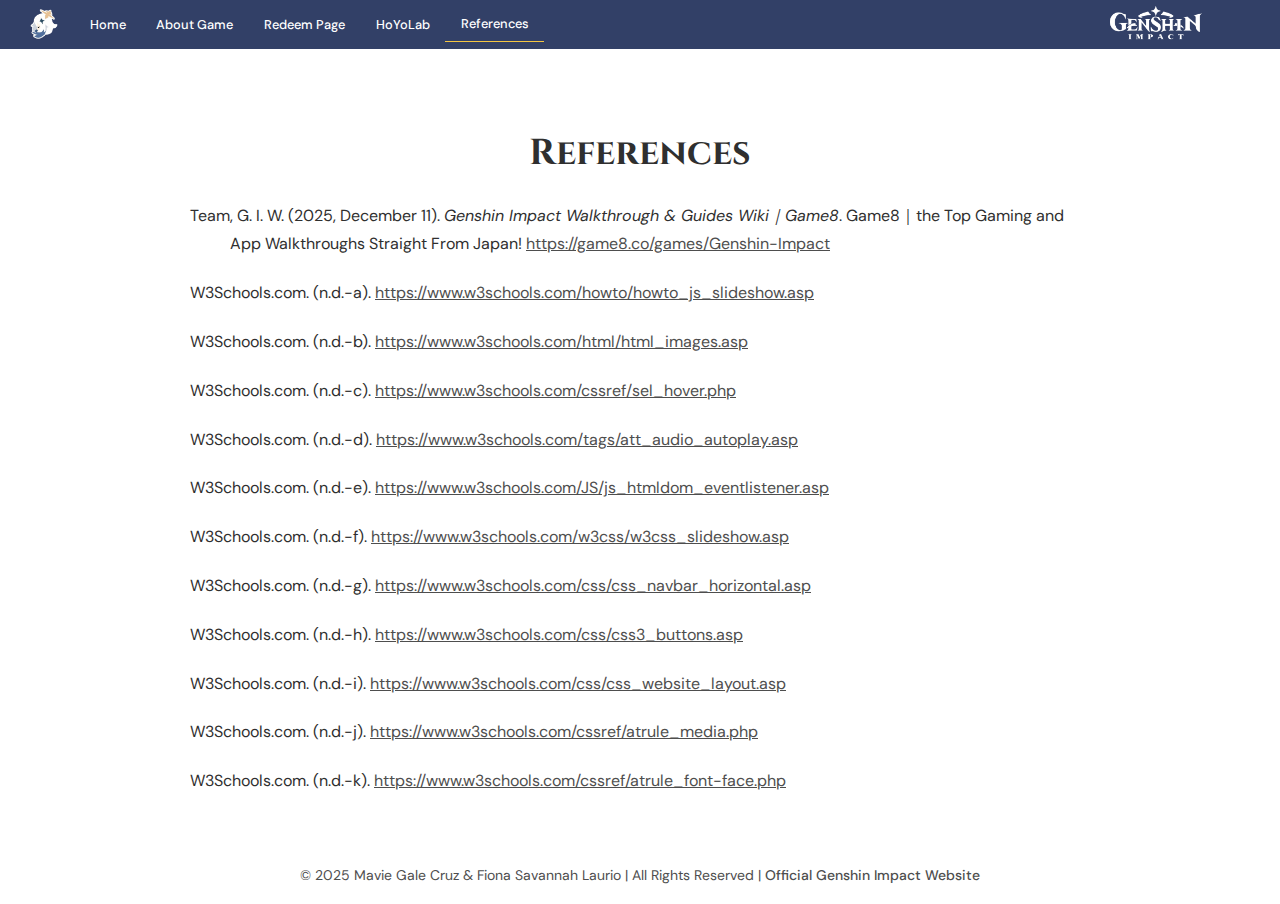
<file: references.html>
<!DOCTYPE html> 
<html> 
    <head> 
        <meta charset="UTF-8"> 
        <meta name="viewport" content="width=device-width, initial-scale=1.0"> 
        <meta name="description" content="Genshin Impact Character Guide"> 
        <meta name="keywords" content="Genshin Impact"> 
        <title>5-Star Genshin Character Guide</title> 
        <link rel="icon" type="image/x-icon" href="assets/Logo.png"> 
        <link href="https://fonts.googleapis.com/css2?family=DM+Sans:wght@400;500;700&display=swap" rel="stylesheet"> 
        <link href="https://fonts.googleapis.com/css2?family=Cinzel:wght@400;700;900&display=swap" rel="stylesheet">
        <link rel="stylesheet" href="topnavstyle.css"> 
        <link rel="stylesheet" href="featuresection.css">
        <link rel="stylesheet" href="referencesStyle.css">
    <style>
        body {
            margin: 0;
            font-family: "DM Sans", sans-serif;
            background: none;
        }

        footer {
            text-align: center;
            color: #4e4e4e;
            font-size: 14px;
            padding: 20px 10px;
            position: static; 
            margin-top: 50px; 
            background:white;
        }

        footer a {
            color: #4e4e4e;
            text-decoration: none;
            font-weight: 500;
        }
    </style>

<body>
    <div class="topnav">
        <img src="assets/Logo.png" alt="Logo" class="nav-logo">
        <a href="index.html">Home</a>
        <a href="#aboutgame">About Game</a>
        <a href="https://genshin.hoyoverse.com/en/gift">Redeem Page</a>
        <a href="https://www.hoyolab.com/home">HoYoLab</a>
        <a class="active" href="references.html">References</a>

        <div class="topnav-right">
            <img src="assets/Genshn impact logo.png" alt="Genshin Impact Logo">
        </div>
    </div>

    <section class="references-section">
        <h1>References</h1>
        <ul class="references-list">
            <li>Team, G. I. W. (2025, December 11). <em>Genshin Impact Walkthrough & Guides Wiki｜Game8</em>. Game8｜the Top Gaming and App Walkthroughs Straight From Japan! <a href="https://game8.co/games/Genshin-Impact" target="_blank">https://game8.co/games/Genshin-Impact</a></li>
            <li>W3Schools.com. (n.d.-a). <a href="https://www.w3schools.com/howto/howto_js_slideshow.asp" target="_blank">https://www.w3schools.com/howto/howto_js_slideshow.asp</a></li>
            <li>W3Schools.com. (n.d.-b). <a href="https://www.w3schools.com/html/html_images.asp" target="_blank">https://www.w3schools.com/html/html_images.asp</a></li>
            <li>W3Schools.com. (n.d.-c). <a href="https://www.w3schools.com/cssref/sel_hover.php" target="_blank">https://www.w3schools.com/cssref/sel_hover.php</a></li>
            <li>W3Schools.com. (n.d.-d). <a href="https://www.w3schools.com/tags/att_audio_autoplay.asp" target="_blank">https://www.w3schools.com/tags/att_audio_autoplay.asp</a></li>
            <li>W3Schools.com. (n.d.-e). <a href="https://www.w3schools.com/JS/js_htmldom_eventlistener.asp" target="_blank">https://www.w3schools.com/JS/js_htmldom_eventlistener.asp</a></li>
            <li>W3Schools.com. (n.d.-f). <a href="https://www.w3schools.com/w3css/w3css_slideshow.asp" target="_blank">https://www.w3schools.com/w3css/w3css_slideshow.asp</a></li>
            <li>W3Schools.com. (n.d.-g). <a href="https://www.w3schools.com/css/css_navbar_horizontal.asp" target="_blank">https://www.w3schools.com/css/css_navbar_horizontal.asp</a></li>
            <li>W3Schools.com. (n.d.-h). <a href="https://www.w3schools.com/css/css3_buttons.asp" target="_blank">https://www.w3schools.com/css/css3_buttons.asp</a></li>
            <li>W3Schools.com. (n.d.-i). <a href="https://www.w3schools.com/css/css_website_layout.asp" target="_blank">https://www.w3schools.com/css/css_website_layout.asp</a></li>
            <li>W3Schools.com. (n.d.-j). <a href="https://www.w3schools.com/cssref/atrule_media.php" target="_blank">https://www.w3schools.com/cssref/atrule_media.php</a></li>
            <li>W3Schools.com. (n.d.-k). <a href="https://www.w3schools.com/cssref/atrule_font-face.php" target="_blank">https://www.w3schools.com/cssref/atrule_font-face.php</a></li>
        </ul>
    </section>


    <audio autoplay loop>
        <source src="Genshinimpactsong.mp3" type="audio/mpeg">
        Your browser does not support the audio element.
    </audio>

    <footer>
        © 2025 Mavie Gale Cruz & Fiona Savannah Laurio | All Rights Reserved | 
        <a href="https://genshin.hoyoverse.com/en/home?utm_source=fab&utm_medium=home" target="_blank">
            Official Genshin Impact Website
        </a>
    </footer>

</body>
</html>
</file>
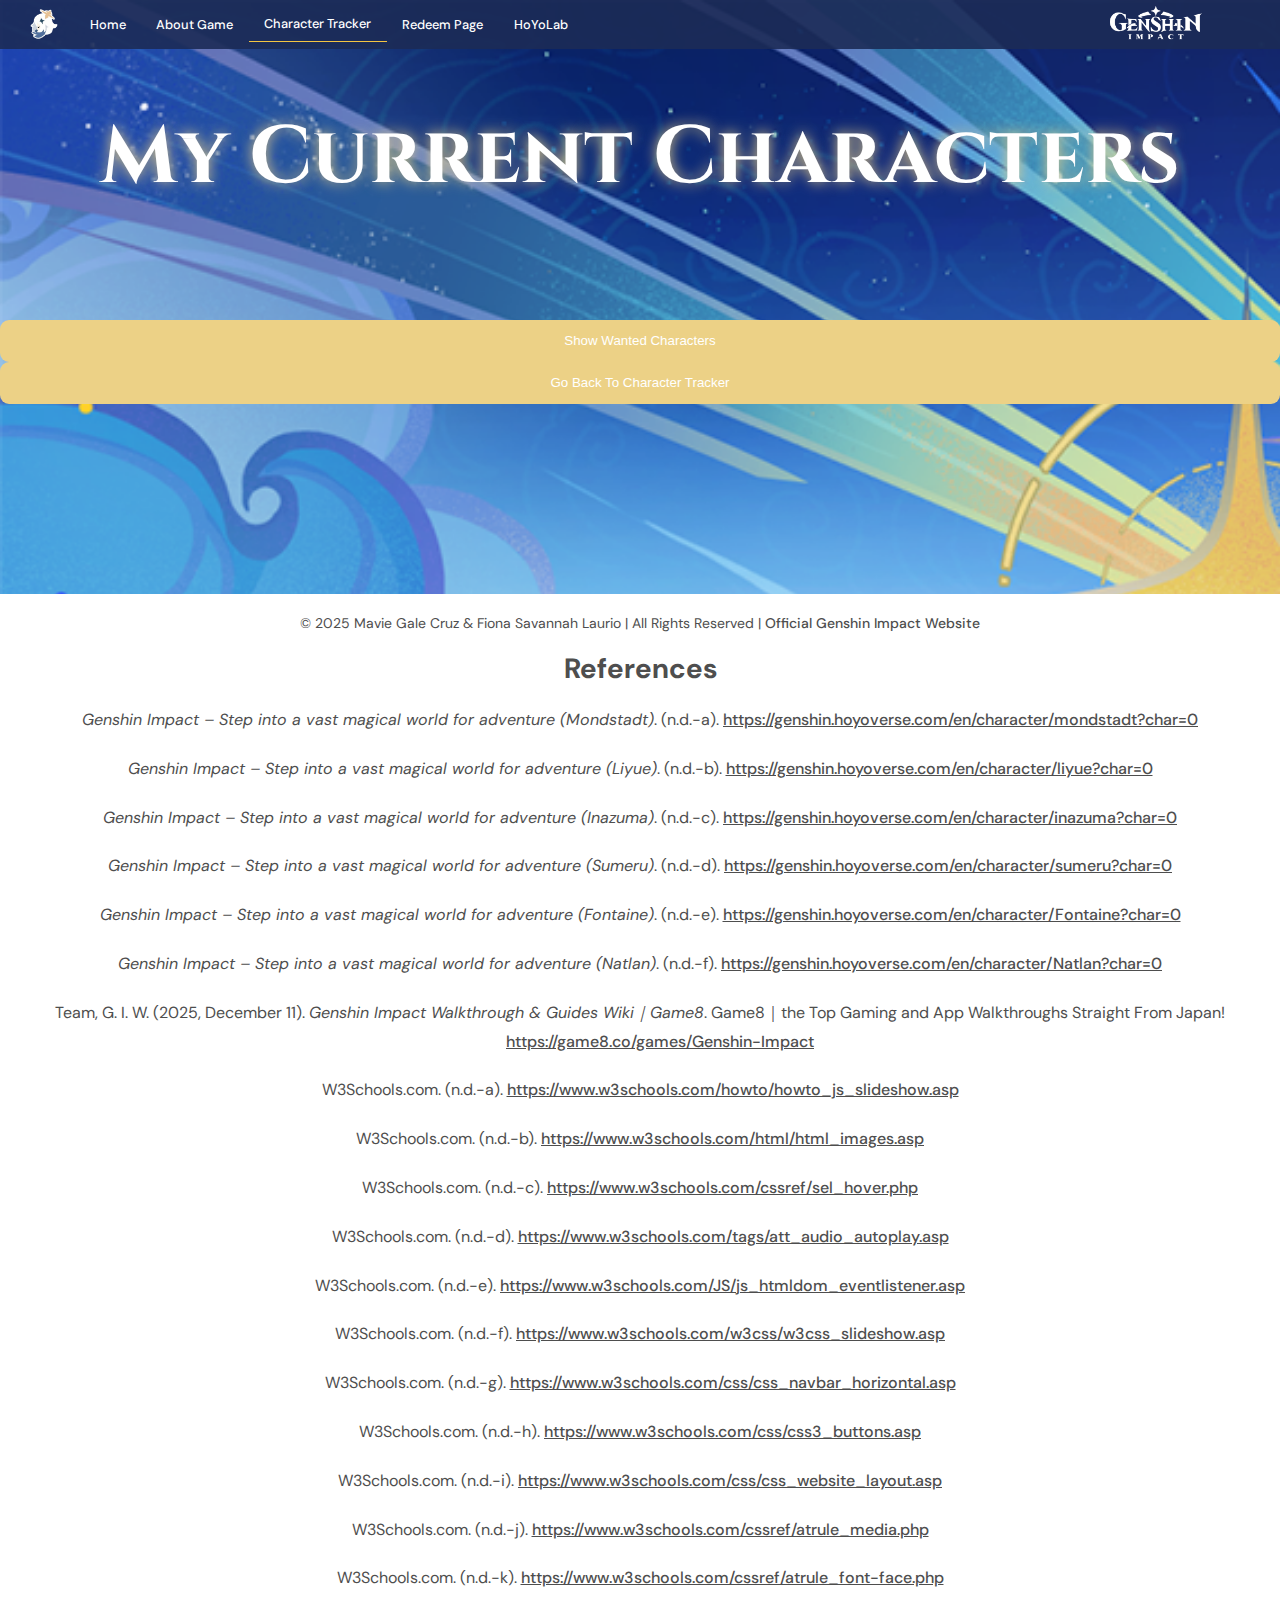
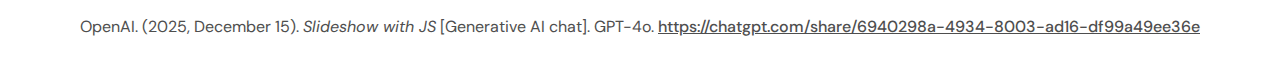
<file: userCharCurrent.html>
<!DOCTYPE html>
<html lang="en">
<head>
  <meta charset="UTF-8">
  <meta name="viewport" content="width=device-width, initial-scale=1.0">
  <meta name="description" content="Genshin Impact Current Characters">
  <meta name="keywords" content="Genshin Impact, Current Characters">
  <title>Current Characters</title>
    <link href="https://fonts.googleapis.com/css2?family=DM+Sans:wght@400;500;700&display=swap" rel="stylesheet"> 
    <link href="https://fonts.googleapis.com/css2?family=Cinzel:wght@400;700;900&display=swap" rel="stylesheet">
    <link rel="icon" type="image/x-icon" href="assets/Logo.png">
    <link href="https://fonts.googleapis.com/css2?family=DM+Sans:wght@400;500;700&display=swap" rel="stylesheet">
    <link rel="stylesheet" href="userCharListstyle.css">
    <link rel="stylesheet" href="topnavstyle.css"> 

</head>

<body>
  <div class="topnav">
    <img src="assets/Logo.png" alt="Logo" class="nav-logo">
    <a href="index.html">Home</a>
    <a href="aboutgame.html">About Game</a>
    <a class="active" href="userCharDirectory.html">Character Tracker</a>
    <a href="https://genshin.hoyoverse.com/en/gift">Redeem Page</a>
    <a href="https://www.hoyolab.com/home">HoYoLab</a>

    <div class="topnav-right">
      <img src="assets/Genshn impact logo.png" alt="Genshin Impact Logo">
    </div>
  </div>

  <h1 class="page-title">My Current Characters</h1>
  <div id="character-grid" class="character-grid"></div>

  <div class="buttons">
    <button onclick="window.location.href='userCharWishlist.html'">Show Wanted Characters</button>
    <button onclick="window.location.href='userCharTrackers.html'">Go Back To Character Tracker</button>
  </div>

  <script src="userCharCurrent.js"></script>
  <footer>
      © 2025 Mavie Gale Cruz & Fiona Savannah Laurio | All Rights Reserved | 
      <a href="https://genshin.hoyoverse.com/en/home?utm_source=fab&utm_medium=home" target="_blank">
          Official Genshin Impact Website
      </a>

          <section class="references-section">
        <h1>References</h1>
        <ul class="references-list">
            <li><em>Genshin Impact – Step into a vast magical world for adventure (Mondstadt)</em>. (n.d.-a). 
                <a href="https://genshin.hoyoverse.com/en/character/mondstadt?char=0" target="_blank">
                    https://genshin.hoyoverse.com/en/character/mondstadt?char=0
                </a>
            </li>

            <li><em>Genshin Impact – Step into a vast magical world for adventure (Liyue)</em>. (n.d.-b). 
                <a href="https://genshin.hoyoverse.com/en/character/liyue?char=0" target="_blank">
                    https://genshin.hoyoverse.com/en/character/liyue?char=0
                </a>
            </li>

            <li><em>Genshin Impact – Step into a vast magical world for adventure (Inazuma)</em>. (n.d.-c). 
                <a href="https://genshin.hoyoverse.com/en/character/inazuma?char=0" target="_blank">
                    https://genshin.hoyoverse.com/en/character/inazuma?char=0
                </a>
            </li>

            <li><em>Genshin Impact – Step into a vast magical world for adventure (Sumeru)</em>. (n.d.-d). 
                <a href="https://genshin.hoyoverse.com/en/character/sumeru?char=0" target="_blank">
                    https://genshin.hoyoverse.com/en/character/sumeru?char=0
                </a>
            </li>

            <li><em>Genshin Impact – Step into a vast magical world for adventure (Fontaine)</em>. (n.d.-e). 
                <a href="https://genshin.hoyoverse.com/en/character/Fontaine?char=0" target="_blank">
                    https://genshin.hoyoverse.com/en/character/Fontaine?char=0
                </a>
            </li>

            <li>
                <em>Genshin Impact – Step into a vast magical world for adventure (Natlan)</em>. (n.d.-f). 
                <a href="https://genshin.hoyoverse.com/en/character/Natlan?char=0" target="_blank">
                    https://genshin.hoyoverse.com/en/character/Natlan?char=0
                </a>
            </li>

            <li>Team, G. I. W. (2025, December 11). <em>Genshin Impact Walkthrough & Guides Wiki｜Game8</em>. Game8｜the Top Gaming and App Walkthroughs Straight From Japan! <a href="https://game8.co/games/Genshin-Impact" target="_blank">https://game8.co/games/Genshin-Impact</a></li>
            <li>W3Schools.com. (n.d.-a). <a href="https://www.w3schools.com/howto/howto_js_slideshow.asp" target="_blank">https://www.w3schools.com/howto/howto_js_slideshow.asp</a></li>
            <li>W3Schools.com. (n.d.-b). <a href="https://www.w3schools.com/html/html_images.asp" target="_blank">https://www.w3schools.com/html/html_images.asp</a></li>
            <li>W3Schools.com. (n.d.-c). <a href="https://www.w3schools.com/cssref/sel_hover.php" target="_blank">https://www.w3schools.com/cssref/sel_hover.php</a></li>
            <li>W3Schools.com. (n.d.-d). <a href="https://www.w3schools.com/tags/att_audio_autoplay.asp" target="_blank">https://www.w3schools.com/tags/att_audio_autoplay.asp</a></li>
            <li>W3Schools.com. (n.d.-e). <a href="https://www.w3schools.com/JS/js_htmldom_eventlistener.asp" target="_blank">https://www.w3schools.com/JS/js_htmldom_eventlistener.asp</a></li>
            <li>W3Schools.com. (n.d.-f). <a href="https://www.w3schools.com/w3css/w3css_slideshow.asp" target="_blank">https://www.w3schools.com/w3css/w3css_slideshow.asp</a></li>
            <li>W3Schools.com. (n.d.-g). <a href="https://www.w3schools.com/css/css_navbar_horizontal.asp" target="_blank">https://www.w3schools.com/css/css_navbar_horizontal.asp</a></li>
            <li>W3Schools.com. (n.d.-h). <a href="https://www.w3schools.com/css/css3_buttons.asp" target="_blank">https://www.w3schools.com/css/css3_buttons.asp</a></li>
            <li>W3Schools.com. (n.d.-i). <a href="https://www.w3schools.com/css/css_website_layout.asp" target="_blank">https://www.w3schools.com/css/css_website_layout.asp</a></li>
            <li>W3Schools.com. (n.d.-j). <a href="https://www.w3schools.com/cssref/atrule_media.php" target="_blank">https://www.w3schools.com/cssref/atrule_media.php</a></li>
            <li>W3Schools.com. (n.d.-k). <a href="https://www.w3schools.com/cssref/atrule_font-face.php" target="_blank">https://www.w3schools.com/cssref/atrule_font-face.php</a></li>
            <li>
                OpenAI. (2025, December 15). <em>Slideshow with JS</em> [Generative AI chat]. GPT-4o. 
                <a href="https://chatgpt.com/share/6940298a-4934-8003-ad16-df99a49ee36e" target="_blank">
                    https://chatgpt.com/share/6940298a-4934-8003-ad16-df99a49ee36e
                </a>
            </li>
         </ul>

    </section>

  </footer>
</body>
</html>
</file>
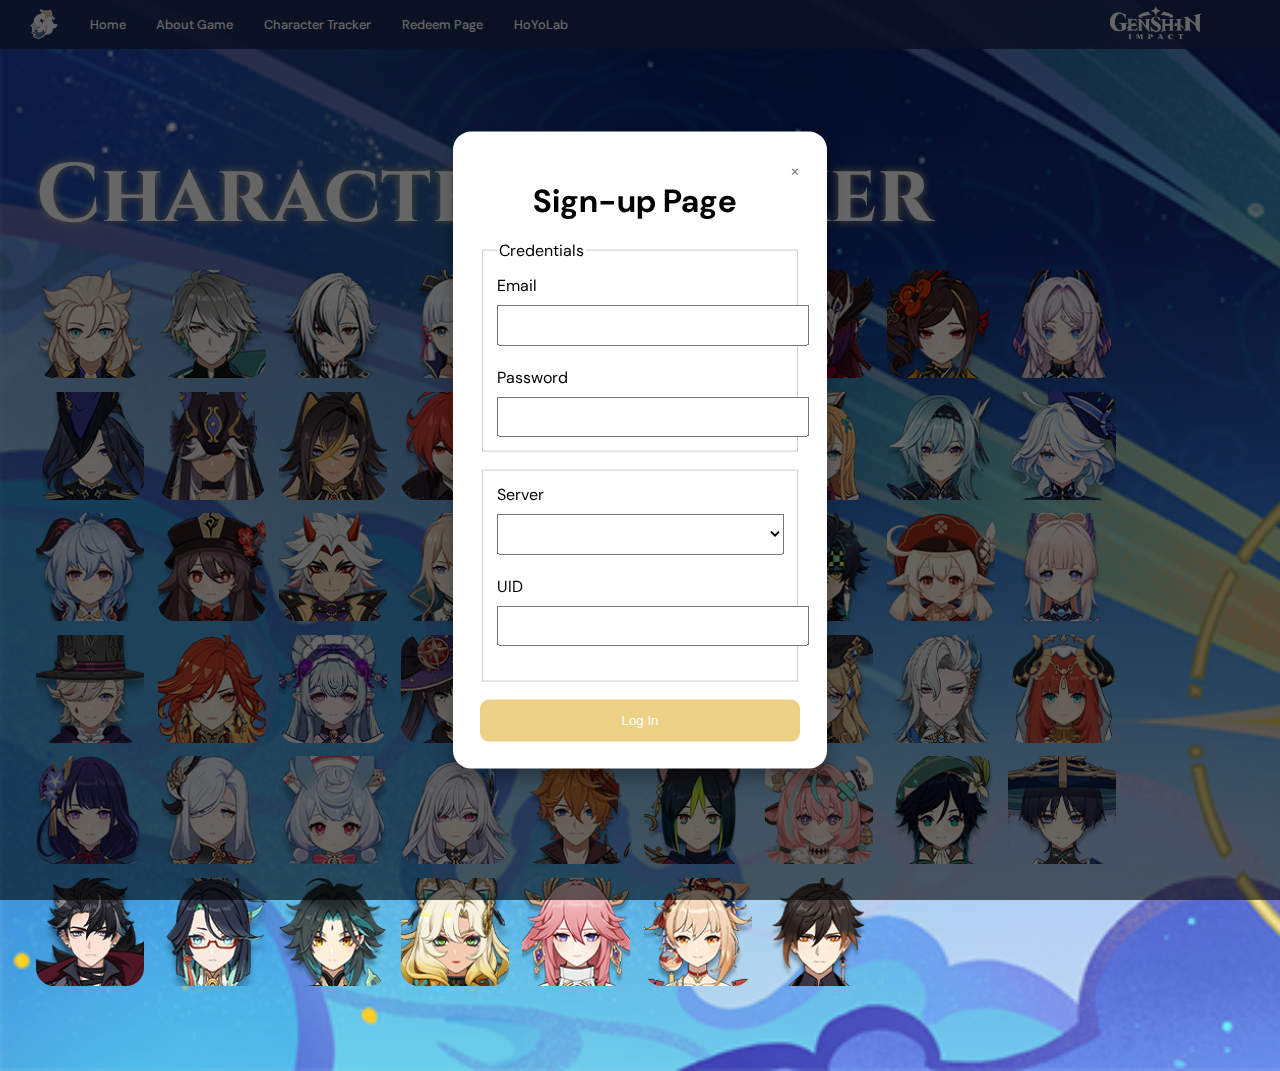
<file: userCharDirectory.html>
<!DOCTYPE html>
<html lang="en">
<head>
    <meta charset="UTF-8">
    <meta name="viewport" content="width=device-width, initial-scale=1.0">
    <meta name="description" content="Genshin Impact Character Guide">
    <meta name="keywords" content="Genshin Impact, Character Tracker">
    <title>5-Star Genshin Character Guide</title>
    <link href="https://fonts.googleapis.com/css2?family=DM+Sans:wght@400;500;700&display=swap" rel="stylesheet"> 
     <link href="https://fonts.googleapis.com/css2?family=Cinzel:wght@400;700;900&display=swap" rel="stylesheet">
    <link rel="icon" type="image/x-icon" href="assets/Logo.png">
    <link href="https://fonts.googleapis.com/css2?family=DM+Sans:wght@400;500;700&display=swap" rel="stylesheet">
    <link rel="stylesheet" href="userCharDstyle.css">
    <link rel="stylesheet" href="topnavstyle.css"> 

</head>

<body>

    <div class="topnav">
        <img src="assets/Logo.png" alt="Logo" class="nav-logo">
        <a href="index.html">Home</a>
        <a class="aboutgame.html">About Game</a>
        <a href= "active" href= "userCharTrackers.html">Character Tracker</a>
        <a href="https://genshin.hoyoverse.com/en/gift">Redeem Page</a>
        <a href="https://www.hoyolab.com/home">HoYoLab</a>


        <div class="topnav-right">
            <img src="assets/Genshn impact logo.png" alt="Genshin Impact Logo">
        </div>
    </div>

    <!-- LOGIN POPUP -->
    <div class="overlay" id="popupOverlay">
        <div class="popup">
            <span class="close-btn" id="closePopup">&times;</span>


            <h1 class="title">Sign-up Page</h1>


            <form id="loginForm">
                <fieldset>
                    <legend>Credentials</legend>

                    <label>Email
                        <input type="email" id="email" required>
                    </label><br><br>


                    <label>Password
                        <input type="password" required>
                    </label>
                </fieldset>

                <fieldset>
                    <label>Server
                        <select required>
                            <option value="" disabled selected></option>
                            <option>America</option>
                            <option>Europe</option>
                            <option>Asia</option>
                            <option>TW, HK, MO</option>
                        </select>
                    </label><br><br>

                    <label>UID
                        <input type="number" required>
                    </label><br><br>
                </fieldset>
                <button type="submit">Log In</button>
            </form>
        </div>
    </div>


    <!-- CHARACTER TRACKER -->
    <div style="display: flex; gap: 32px; align-items: flex-start;" id="tracker-section">
        <div style="flex: 1;" id="left">
            <h1>Character Tracker</h1>
            <div class="characterTracker">
                <div class="character">
                <img src="teamIcons/albedo-icon.png" alt="albedo" class="character-img" id="img1">
                <img src="teamIcons/alhaitham-icon.png" alt="alhaitham" draggable="true" class="character-img" id="img2">
                <img src="teamIcons/arle-icon.png" alt="arle" draggable="true" class="character-img" id="img3">
                <img src="teamIcons/ayaka-icon.png" alt="ayaka" draggable="true" class="character-img" id="img4">
                <img src="teamIcons/ayato-icon.png" alt="ayato" draggable="true" class="character-img" id="img5">
                <img src="teamIcons/baizhu-icon.png" alt="baizhu" draggable="true" class="character-img" id="img6">
                <img src="teamIcons/chasca-icon.png" alt="chasca" draggable="true" class="character-img" id="img7">
                <img src="teamIcons/chiori-icon.png" alt="chiori" draggable="true" class="character-img" id="img8">
                <img src="teamIcons/citlali-icon.png" alt="citlali" draggable="true" class="character-img" id="img9">
                <img src="teamIcons/clorinde-icon.png" alt="clorinde" draggable="true" class="character-img" id="img10">
                <img src="teamIcons/cyno-icon.png" alt="cyno" draggable="true" class="character-img" id="img11">
                <img src="teamIcons/dehya-icon.png" alt="dehya" draggable="true" class="character-img" id="img12">
                <img src="teamIcons/diluc-icon.png" alt="diluc" draggable="true" class="character-img" id="img13">
                <img src="teamIcons/durin-icon.png" alt="durin" draggable="true" class="character-img" id="img14">
                <img src="teamIcons/emilie-icon.png" alt="emilie" draggable="true" class="character-img" id ="img15">
                <img src="teamIcons/escoffier-icon.png" alt= "escoffier " draggable ="true " class ="character-img " id ="img16">
                <img src="teamIcons/eula-icon.png" alt ="eula " draggable ="true " class ="character-img " id ="img17">
                <img src="teamIcons/furina-icon.png" alt="furina" draggable="true" class="character-img" id="img18">
                <img src="teamIcons/ganyu-icon.png" alt="ganyu" draggable="true" class="character-img" id="img19">
                <img src="teamIcons/hu tao-icon.png" alt="hu tao" draggable="true" class="character-img" id="img20">
                <img src="teamIcons/itto-icon.png" alt="itto" draggable="true" class="character-img" id="img21">
                <img src="teamIcons/jean-icon.png" alt="jean" draggable="true" class="character-img" id="img22">
                <img src="teamIcons/kazuha-icon.png" alt="kazuha" draggable="true" class="character-img" id="img23">
                <img src="teamIcons/keqing-icon.png" alt="keqing" draggable="true" class="character-img" id ="img24">
                <img src="teamIcons/kinich-icon.png" alt="kinich" draggable="true" class="character-img" id="img25">
                <img src="teamIcons/klee-icon.png" alt="klee" draggable="true" class="character-img" id="img26">
                <img src="teamIcons/kokomi-icon.png" alt="kokomi" draggable="true" class="character-img" id="img27">
                <img src="teamIcons/lyney-icon.png" alt="lyney" draggable="true" class="character-img" id="img28">
                <img src="teamIcons/mavuika-icon.png" alt="mavuika" draggable="true" class="character-img" id ="img29">
                <img src="teamIcons/mizuki-icon.png" alt="mizuki" draggable="true" class="character-img" id ="img30">
                <img src="teamIcons/mona-icon.png" alt="mona" draggable="true" class="character-img" id ="img31">
                <img src="teamIcons/mualani-icon.png" alt="mualani" draggable ="true " class ="character-img " id ="img32">
                <img src ="teamIcons/nahida-icon.png " alt ="nahida " draggable ="true " class ="character-img " id ="img33">
                <img src ="teamIcons/navia-icon.png " alt ="navia " draggable ="true " class ="character-img " id ="img34">
                <img src="teamIcons/neuvi-icon.png" alt="neuvilette" draggable="true" class="character-img" id="img35">
                <img src="teamIcons/nilou-icon.png" alt="nilou" draggable="true" class="character-img" id="img36">
                <img src="teamIcons/raiden-icon.png" alt="raiden" draggable="true" class="character-img" id="img37">
                <img src="teamIcons/shenhe-icon.png" alt="shenhe" draggable="true" class="character-img" id="img38">
                <img src="teamIcons/sigewinne-icon.png" alt="sigewinne" draggable="true" class="character-img" id="img39">
                <img src="teamIcons/skirk-icon.png" alt="skirk" draggable="true" class="character-img" id="img40">
                <img src="teamIcons/tartaglia-icon.png" alt="tartaglia" draggable="true" class="character-img" id="img41">
                <img src="teamIcons/tighnari-icon.png" alt="tighnari" draggable="true" class="character-img" id="img42">
                <img src="teamIcons/varessa-icon.png" alt="varessa" draggable="true" class="character-img" id ="img43">
                <img src="teamIcons/venti-icon.png" alt="venti" draggable="true" class="character-img" id="img44">
                <img src="teamIcons/wanderer-icon.png" alt="wanderer" draggable="true" class="character-img" id="img45">
                <img src="teamIcons/wriothesley-icon.png" alt="wriothesley" draggable="true" class="character-img" id="img46">
                <img src="teamIcons/xianyun-icon.png" alt="xianyun" draggable="true" class="character-img" id="img47">
                <img src="teamIcons/xiao-icon.png" alt="xiao" draggable="true" class="character-img" id="img48">
                <img src="teamIcons/xilonen-icon.png" alt="xilonen" draggable="true" class="character-img" id ="img49">
                <img src="teamIcons/yaemiko-icon.png" alt="yae" draggable="true" class="character-img" id="img50">
                <img src="teamIcons/yoimiya-icon.png" alt="yoimiya" draggable="true" class="character-img" id="img51">
                <img src="teamIcons/zhongli-icon.png" alt="zhongli" draggable="true" class="character-img" id="img52">
                </div>
            </div>
        </div>

    <audio autoplay loop>
        <source src="Genshinimpactsong.mp3" type="audio/mpeg">
        Your browser does not support the audio element.
    </audio>
    
    <script src="userCharDirectory.js"></script>
 
</body>
</html>
</file>
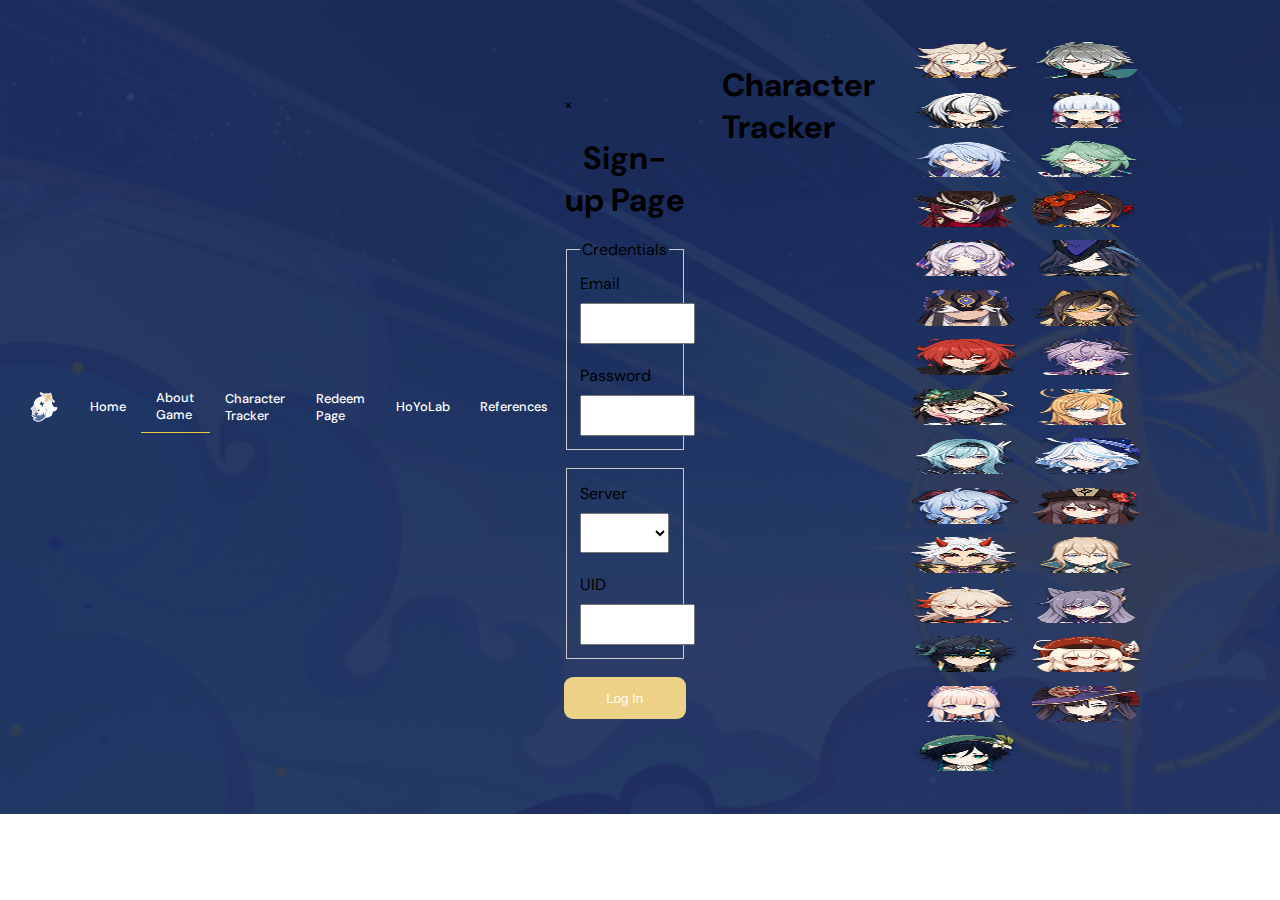
<file: userCharTracker.html>
<!DOCTYPE html>
<html lang="en">
<head>
    <meta charset="UTF-8">
    <meta name="viewport" content="width=device-width, initial-scale=1.0">
    <meta name="description" content="Genshin Impact Character Guide">
    <meta name="keywords" content="Genshin Impact, Character Tracker">
    <title>5-Star Genshin Character Guide</title>
    <link href="https://fonts.googleapis.com/css2?family=DM+Sans:wght@400;500;700&display=swap" rel="stylesheet"> 
     <link href="https://fonts.googleapis.com/css2?family=Cinzel:wght@400;700;900&display=swap" rel="stylesheet">
    <link rel="icon" type="image/x-icon" href="assets/Logo.png">
    <link href="https://fonts.googleapis.com/css2?family=DM+Sans:wght@400;500;700&display=swap" rel="stylesheet">
    <link rel="stylesheet" href="userCharstyle.css">
     <link rel="stylesheet" href="topnavstyle.css">

</head>


<body>
    <div class="topnav">
        <img src="assets/Logo.png" alt="Logo" class="nav-logo">
        <a href="index.html">Home</a>
        <a class="active" href="aboutgame">About Game</a>
        <a href=”userCharTracker.html">Character Tracker</a>
        <a href="https://genshin.hoyoverse.com/en/gift">Redeem Page</a>
        <a href="https://www.hoyolab.com/home">HoYoLab</a>
        <a href="references.html">References</a>

    <!-- LOGIN POPUP -->
    <div class="overlay" id="popupOverlay">
        <div class="popup">
            <span class="close-btn" id="closePopup">&times;</span>


            <h1 class="title">Sign-up Page</h1>


            <form id="loginForm">
                <fieldset>
                    <legend>Credentials</legend>


                    <label>Email
                        <input type="email" required>
                    </label><br><br>


                    <label>Password
                        <input type="password" required>
                    </label>
                </fieldset>


                <fieldset>
                    <label>Server
                        <select required>
                            <option value="" disabled selected></option>
                            <option>America</option>
                            <option>Europe</option>
                            <option>Asia</option>
                            <option>TW, HK, MO</option>
                        </select>
                    </label><br><br>


                    <label>UID
                        <input type="number" required>
                    </label>
                </fieldset>


                <button type="submit">Log In</button>
            </form>
        </div>
    </div>


    <!-- CHARACTER TRACKER -->
    <div id="tracker-section">
        <h1>Character Tracker</h1>


        <div class="character">
            <img src="teamIcons/albedo-icon.png" alt="albedo" class="character-img">
            <img src="teamIcons/alhaitham-icon.png" alt="alhaitham" class="character-img">
            <img src="teamIcons/arle-icon.png" alt="arle" class="character-img">
            <img src="teamIcons/ayaka-icon.png" alt="ayaka" class="character-img">
            <img src="teamIcons/ayato-icon.png" alt="ayato" class="character-img">
            <img src="teamIcons/baizhu-icon.png" alt="baizhu" class="character-img">
            <img src="teamIcons/chasca-icon.png" alt="chasca" class="character-img">
            <img src="teamIcons/chiori-icon.png" alt="chiori" class="character-img">
            <img src="teamIcons/citlali-icon.png" alt="citlali" class="character-img">
            <img src="teamIcons/clorinde-icon.png" alt="clorinde" class="character-img">
            <img src="teamIcons/cyno-icon.png" alt="cyno" class="character-img">
            <img src="teamIcons/dehya-icon.png" alt="dehya" class="character-img">
            <img src="teamIcons/diluc-icon.png" alt="diluc" class="character-img">
            <img src="teamIcons/durin-icon.png" alt="durin" class="character-img">
            <img src="teamIcons/emilie_icon.png" alt="emilie" class="character-img">
            <img src="teamIcons/escoffier-icon.png" alt="escoffier" class="character-img">
            <img src="teamIcons/eula-icon.png" alt="eula" class="character-img">
            <img src="teamIcons/furina-icon.png" alt="furina" class="character-img">
            <img src="teamIcons/ganyu-icon.png" alt="ganyu" class="character-img">
            <img src="teamIcons/hu tao-icon.png" alt="hu tao" class="character-img">
            <img src="teamIcons/itto-icon.png" alt="itto" class="character-img">
            <img src="teamIcons/jean-icon.png" alt="jean" class="character-img">
            <img src="teamIcons/kazuha-icon.png" alt="kazuha" class="character-img">
            <img src="teamIcons/keqing-icon.png" alt="keqing" class="character-img">
            <img src="teamIcons/kinich-icon.png" alt="kinich" class="character-img">
            <img src="teamIcons/klee-icon.png" alt="klee" class="character-img">
            <img src="teamIcons/kokomi-icon.png" alt="kokomi" class="character-img">
            <img src="teamIcons/mona-icon.png" alt="mona" class="character-img">
            <img src="teamIcons/venti-icon.png" alt="venti" class="character-img">


            <div class="hover-card">
                <div class="status owned">⭐ Owned</div>
                <div class="status wanted">❤️ Wanted</div>
            </div>
        </div>
    </div>


    <!-- JAVASCRIPT -->
    <script>
        document.addEventListener("DOMContentLoaded", function () {
            const overlay = document.getElementById("popupOverlay");
            const closeBtn = document.getElementById("closePopup");
            const form = document.getElementById("loginForm");
            const tracker = document.getElementById("tracker-section");


            // Close popup button
            closeBtn.addEventListener("click", function () {
                overlay.style.display = "none";
            });


            // Handle login
            form.addEventListener("submit", function (e) {
                e.preventDefault();
                overlay.style.display = "none";
                tracker.style.display = "block";
            });
        });
    </script>


</body>
</html>
</file>
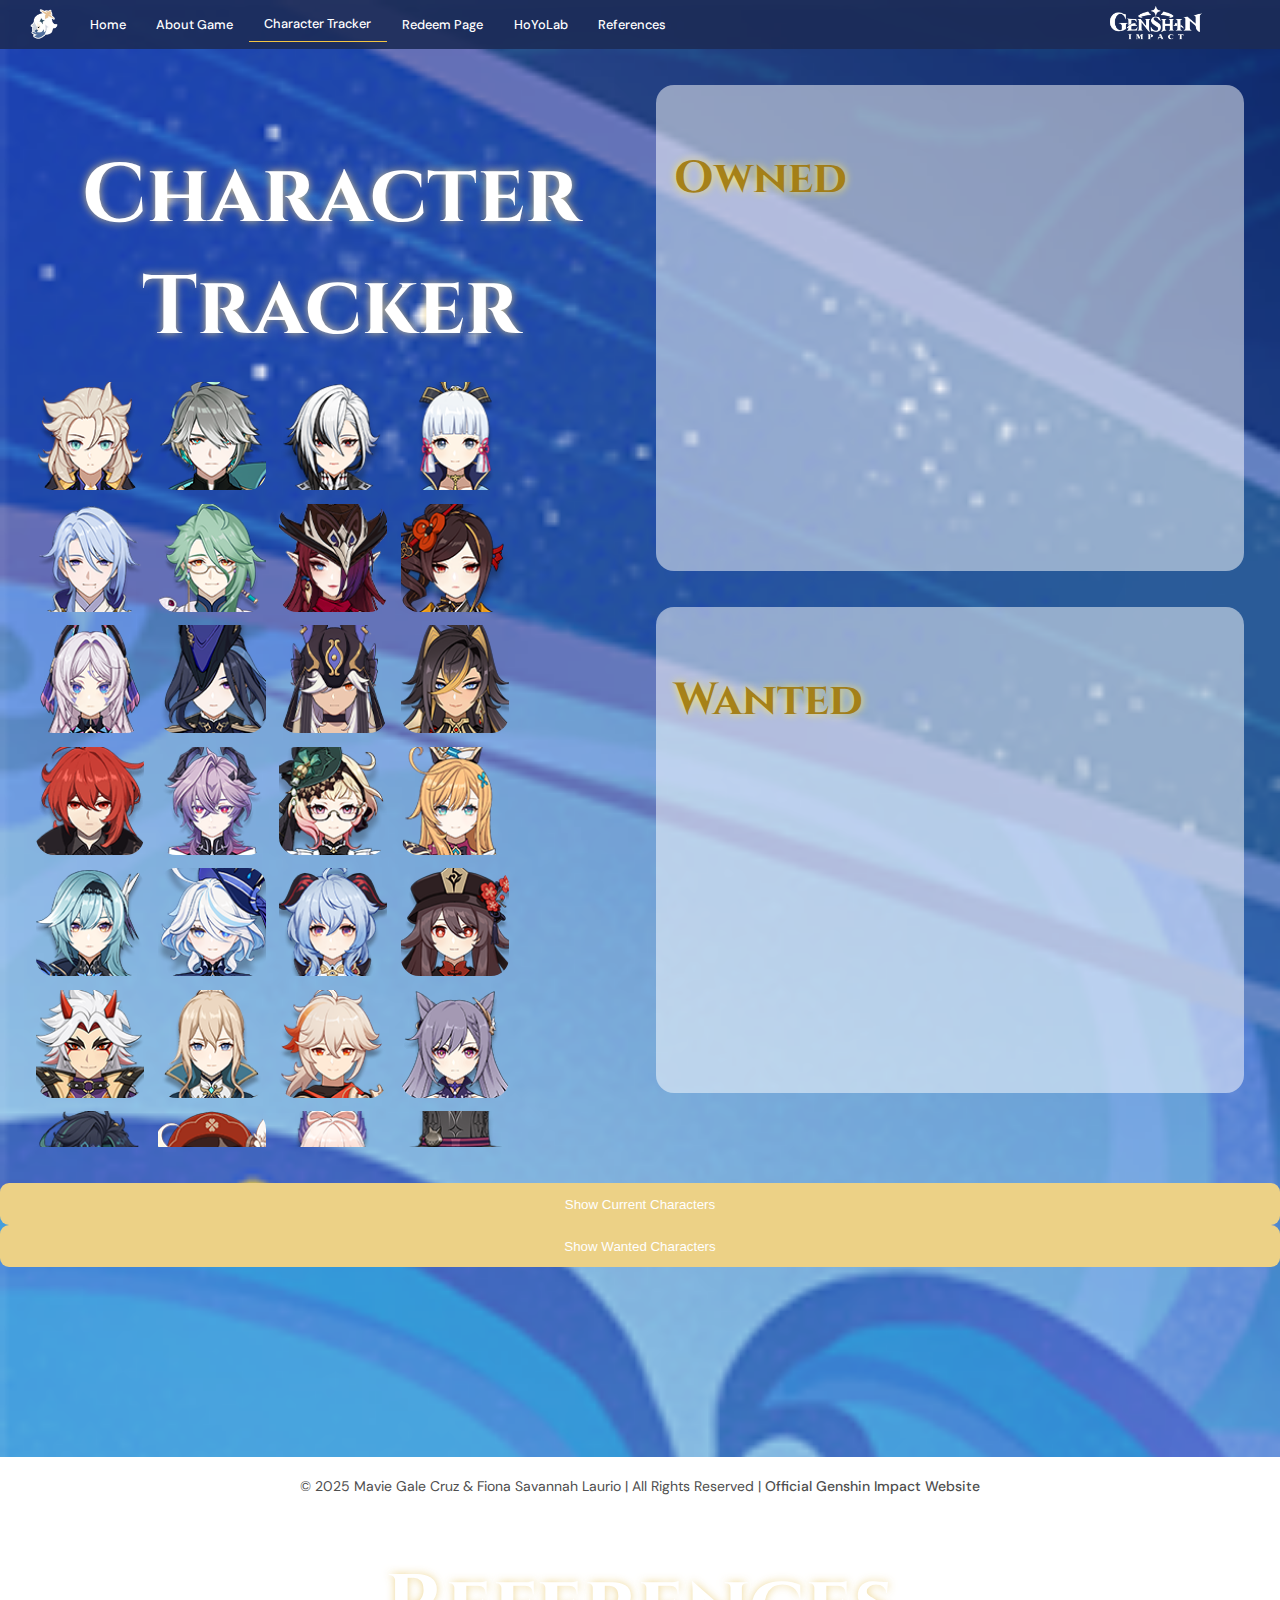
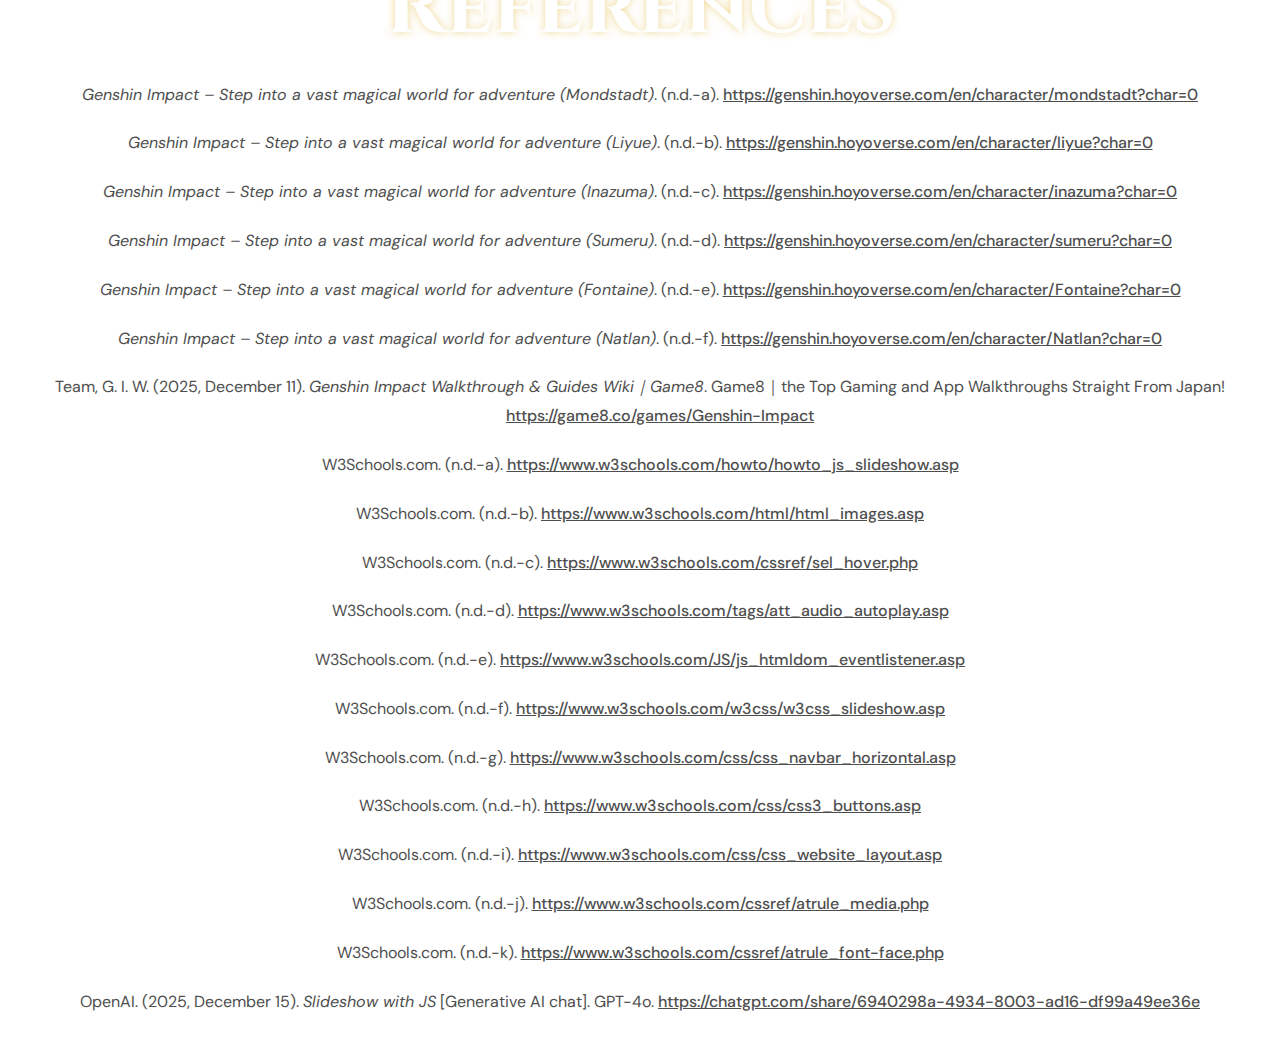
<file: userCharTrackers.html>
<!DOCTYPE html>
<html lang="en">
<head>
    <meta charset="UTF-8">
    <meta name="viewport" content="width=device-width, initial-scale=1.0">
    <meta name="description" content="Genshin Impact Character Guide">
    <meta name="keywords" content="Genshin Impact, Character Tracker">
    <title>5-Star Genshin Character Guide</title>
    <link href="https://fonts.googleapis.com/css2?family=DM+Sans:wght@400;500;700&display=swap" rel="stylesheet"> 
     <link href="https://fonts.googleapis.com/css2?family=Cinzel:wght@400;700;900&display=swap" rel="stylesheet">
    <link rel="icon" type="image/x-icon" href="assets/Logo.png">
    <link href="https://fonts.googleapis.com/css2?family=DM+Sans:wght@400;500;700&display=swap" rel="stylesheet">
    <link rel="stylesheet" href="userCharTrackerstyle.css">
    <link rel="stylesheet" href="topnavstyle.css">   

</head>

<body>
    <div class="topnav">
        <img src="assets/Logo.png" alt="Logo" class="nav-logo">
        <a href="index.html">Home</a>
        <a href="aboutgame.html">About Game</a>
        <a class= "active" href= "userCharDirectory.html">Character Tracker</a>
        <a href="https://genshin.hoyoverse.com/en/gift">Redeem Page</a>
        <a href="https://www.hoyolab.com/home">HoYoLab</a>
        <a href="references.html">References</a>

        <div class="topnav-right">
            <img src="assets/Genshn impact logo.png" alt="Genshin Impact Logo">
        </div>
    </div>

    <!-- CHARACTER TRACKER -->
    <div style="display: flex; gap: 32px; align-items: flex-start;" id="tracker-section">
        <div style="flex: 1;" id="left">
            <h1>Character Tracker</h1>
            <div class="characterTracker">
                <div class="character">
                <img src="teamIcons/albedo-icon.png" alt="albedo" draggable="true" class="character-img" id="img1">
                <img src="teamIcons/alhaitham-icon.png" alt="alhaitham" draggable="true" class="character-img" id="img2">
                <img src="teamIcons/arle-icon.png" alt="arle" draggable="true" class="character-img" id="img3">
                <img src="teamIcons/ayaka-icon.png" alt="ayaka" draggable="true" class="character-img" id="img4">
                <img src="teamIcons/ayato-icon.png" alt="ayato" draggable="true" class="character-img" id="img5">
                <img src="teamIcons/baizhu-icon.png" alt="baizhu" draggable="true" class="character-img" id="img6">
                <img src="teamIcons/chasca-icon.png" alt="chasca" draggable="true" class="character-img" id="img7">
                <img src="teamIcons/chiori-icon.png" alt="chiori" draggable="true" class="character-img" id="img8">
                <img src="teamIcons/citlali-icon.png" alt="citlali" draggable="true" class="character-img" id="img9">
                <img src="teamIcons/clorinde-icon.png" alt="clorinde" draggable="true" class="character-img" id="img10">
                <img src="teamIcons/cyno-icon.png" alt="cyno" draggable="true" class="character-img" id="img11">
                <img src="teamIcons/dehya-icon.png" alt="dehya" draggable="true" class="character-img" id="img12">
                <img src="teamIcons/diluc-icon.png" alt="diluc" draggable="true" class="character-img" id="img13">
                <img src="teamIcons/durin-icon.png" alt="durin" draggable="true" class="character-img" id="img14">
                <img src="teamIcons/emilie-icon.png" alt="emilie" draggable="true" class="character-img" id ="img15">
                <img src="teamIcons/escoffier-icon.png" alt= "escoffier " draggable ="true " class ="character-img " id ="img16">
                <img src="teamIcons/eula-icon.png" alt ="eula " draggable ="true " class ="character-img " id ="img17">
                <img src="teamIcons/furina-icon.png" alt="furina" draggable="true" class="character-img" id="img18">
                <img src="teamIcons/ganyu-icon.png" alt="ganyu" draggable="true" class="character-img" id="img19">
                <img src="teamIcons/hu tao-icon.png" alt="hu tao" draggable="true" class="character-img" id="img20">
                <img src="teamIcons/itto-icon.png" alt="itto" draggable="true" class="character-img" id="img21">
                <img src="teamIcons/jean-icon.png" alt="jean" draggable="true" class="character-img" id="img22">
                <img src="teamIcons/kazuha-icon.png" alt="kazuha" draggable="true" class="character-img" id="img23">
                <img src="teamIcons/keqing-icon.png" alt="keqing" draggable="true" class="character-img" id ="img24">
                <img src="teamIcons/kinich-icon.png" alt="kinich" draggable="true" class="character-img" id="img25">
                <img src="teamIcons/klee-icon.png" alt="klee" draggable="true" class="character-img" id="img26">
                <img src="teamIcons/kokomi-icon.png" alt="kokomi" draggable="true" class="character-img" id="img27">
                <img src="teamIcons/lyney-icon.png" alt="lyney" draggable="true" class="character-img" id="img28">
                <img src="teamIcons/mavuika-icon.png" alt="mavuika" draggable="true" class="character-img" id ="img29">
                <img src="teamIcons/mizuki-icon.png" alt="mizuki" draggable="true" class="character-img" id ="img30">
                <img src="teamIcons/mona-icon.png" alt="mona" draggable="true" class="character-img" id ="img31">
                <img src="teamIcons/mualani-icon.png" alt="mualani" draggable ="true " class ="character-img " id ="img32">
                <img src ="teamIcons/nahida-icon.png " alt ="nahida " draggable ="true " class ="character-img " id ="img33">
                <img src ="teamIcons/navia-icon.png " alt ="navia " draggable ="true " class ="character-img " id ="img34">
                <img src="teamIcons/neuvi-icon.png" alt="neuvilette" draggable="true" class="character-img" id="img35">
                <img src="teamIcons/nilou-icon.png" alt="nilou" draggable="true" class="character-img" id="img36">
                <img src="teamIcons/raiden-icon.png" alt="raiden" draggable="true" class="character-img" id="img37">
                <img src="teamIcons/shenhe-icon.png" alt="shenhe" draggable="true" class="character-img" id="img38">
                <img src="teamIcons/sigewinne-icon.png" alt="sigewinne" draggable="true" class="character-img" id="img39">
                <img src="teamIcons/skirk-icon.png" alt="skirk" draggable="true" class="character-img" id="img40">
                <img src="teamIcons/tartaglia-icon.png" alt="tartaglia" draggable="true" class="character-img" id="img41">
                <img src="teamIcons/tighnari-icon.png" alt="tighnari" draggable="true" class="character-img" id="img42">
                <img src="teamIcons/varessa-icon.png" alt="varessa" draggable="true" class="character-img" id ="img43">
                <img src="teamIcons/venti-icon.png" alt="venti" draggable="true" class="character-img" id="img44">
                <img src="teamIcons/wanderer-icon.png" alt="wanderer" draggable="true" class="character-img" id="img45">
                <img src="teamIcons/wriothesley-icon.png" alt="wriothesley" draggable="true" class="character-img" id="img46">
                <img src="teamIcons/xianyun-icon.png" alt="xianyun" draggable="true" class="character-img" id="img47">
                <img src="teamIcons/xiao-icon.png" alt="xiao" draggable="true" class="character-img" id="img48">
                <img src="teamIcons/xilonen-icon.png" alt="xilonen" draggable="true" class="character-img" id ="img49">
                <img src="teamIcons/yaemiko-icon.png" alt="yae" draggable="true" class="character-img" id="img50">
                <img src="teamIcons/yoimiya-icon.png" alt="yoimiya" draggable="true" class="character-img" id="img51">
                <img src="teamIcons/zhongli-icon.png" alt="zhongli" draggable="true" class="character-img" id="img52">
                </div>
            </div>
        </div>
        <div style="flex: 1;" id="right">
            <div id="owned-box" class="drop-zone">
                <h3>Owned</h3>
            </div>
            <div id="wanted-box" class="drop-zone">
                <h3>Wanted</h3>
            </div>
        </div>
    </div>

     <div class="buttons">
        <button onclick="window.location.href='userCharCurrent.html'">Show Current Characters</button>
        <button onclick="window.location.href='userCharWishlist.html'">Show Wanted Characters</button>
      </div>

    <audio autoplay loop>
        <source src="Genshinimpactsong.mp3" type="audio/mpeg">
        Your browser does not support the audio element.
    </audio>

    <script src="userCharTracker.js"></script>

  <footer>
      © 2025 Mavie Gale Cruz & Fiona Savannah Laurio | All Rights Reserved | 
      <a href="https://genshin.hoyoverse.com/en/home?utm_source=fab&utm_medium=home" target="_blank">
          Official Genshin Impact Website
      </a>

        <section class="references-section">
        <h1>References</h1>
        <ul class="references-list">
            <li><em>Genshin Impact – Step into a vast magical world for adventure (Mondstadt)</em>. (n.d.-a). 
                <a href="https://genshin.hoyoverse.com/en/character/mondstadt?char=0" target="_blank">
                    https://genshin.hoyoverse.com/en/character/mondstadt?char=0
                </a>
            </li>

            <li><em>Genshin Impact – Step into a vast magical world for adventure (Liyue)</em>. (n.d.-b). 
                <a href="https://genshin.hoyoverse.com/en/character/liyue?char=0" target="_blank">
                    https://genshin.hoyoverse.com/en/character/liyue?char=0
                </a>
            </li>

            <li><em>Genshin Impact – Step into a vast magical world for adventure (Inazuma)</em>. (n.d.-c). 
                <a href="https://genshin.hoyoverse.com/en/character/inazuma?char=0" target="_blank">
                    https://genshin.hoyoverse.com/en/character/inazuma?char=0
                </a>
            </li>

            <li><em>Genshin Impact – Step into a vast magical world for adventure (Sumeru)</em>. (n.d.-d). 
                <a href="https://genshin.hoyoverse.com/en/character/sumeru?char=0" target="_blank">
                    https://genshin.hoyoverse.com/en/character/sumeru?char=0
                </a>
            </li>

            <li><em>Genshin Impact – Step into a vast magical world for adventure (Fontaine)</em>. (n.d.-e). 
                <a href="https://genshin.hoyoverse.com/en/character/Fontaine?char=0" target="_blank">
                    https://genshin.hoyoverse.com/en/character/Fontaine?char=0
                </a>
            </li>

            <li>
                <em>Genshin Impact – Step into a vast magical world for adventure (Natlan)</em>. (n.d.-f). 
                <a href="https://genshin.hoyoverse.com/en/character/Natlan?char=0" target="_blank">
                    https://genshin.hoyoverse.com/en/character/Natlan?char=0
                </a>
            </li>

            <li>Team, G. I. W. (2025, December 11). <em>Genshin Impact Walkthrough & Guides Wiki｜Game8</em>. Game8｜the Top Gaming and App Walkthroughs Straight From Japan! <a href="https://game8.co/games/Genshin-Impact" target="_blank">https://game8.co/games/Genshin-Impact</a></li>
            <li>W3Schools.com. (n.d.-a). <a href="https://www.w3schools.com/howto/howto_js_slideshow.asp" target="_blank">https://www.w3schools.com/howto/howto_js_slideshow.asp</a></li>
            <li>W3Schools.com. (n.d.-b). <a href="https://www.w3schools.com/html/html_images.asp" target="_blank">https://www.w3schools.com/html/html_images.asp</a></li>
            <li>W3Schools.com. (n.d.-c). <a href="https://www.w3schools.com/cssref/sel_hover.php" target="_blank">https://www.w3schools.com/cssref/sel_hover.php</a></li>
            <li>W3Schools.com. (n.d.-d). <a href="https://www.w3schools.com/tags/att_audio_autoplay.asp" target="_blank">https://www.w3schools.com/tags/att_audio_autoplay.asp</a></li>
            <li>W3Schools.com. (n.d.-e). <a href="https://www.w3schools.com/JS/js_htmldom_eventlistener.asp" target="_blank">https://www.w3schools.com/JS/js_htmldom_eventlistener.asp</a></li>
            <li>W3Schools.com. (n.d.-f). <a href="https://www.w3schools.com/w3css/w3css_slideshow.asp" target="_blank">https://www.w3schools.com/w3css/w3css_slideshow.asp</a></li>
            <li>W3Schools.com. (n.d.-g). <a href="https://www.w3schools.com/css/css_navbar_horizontal.asp" target="_blank">https://www.w3schools.com/css/css_navbar_horizontal.asp</a></li>
            <li>W3Schools.com. (n.d.-h). <a href="https://www.w3schools.com/css/css3_buttons.asp" target="_blank">https://www.w3schools.com/css/css3_buttons.asp</a></li>
            <li>W3Schools.com. (n.d.-i). <a href="https://www.w3schools.com/css/css_website_layout.asp" target="_blank">https://www.w3schools.com/css/css_website_layout.asp</a></li>
            <li>W3Schools.com. (n.d.-j). <a href="https://www.w3schools.com/cssref/atrule_media.php" target="_blank">https://www.w3schools.com/cssref/atrule_media.php</a></li>
            <li>W3Schools.com. (n.d.-k). <a href="https://www.w3schools.com/cssref/atrule_font-face.php" target="_blank">https://www.w3schools.com/cssref/atrule_font-face.php</a></li>
            <li>
                OpenAI. (2025, December 15). <em>Slideshow with JS</em> [Generative AI chat]. GPT-4o. 
                <a href="https://chatgpt.com/share/6940298a-4934-8003-ad16-df99a49ee36e" target="_blank">
                    https://chatgpt.com/share/6940298a-4934-8003-ad16-df99a49ee36e
                </a>
            </li>
         </ul>

    </section>

  </footer>

</body>
</html>
</file>
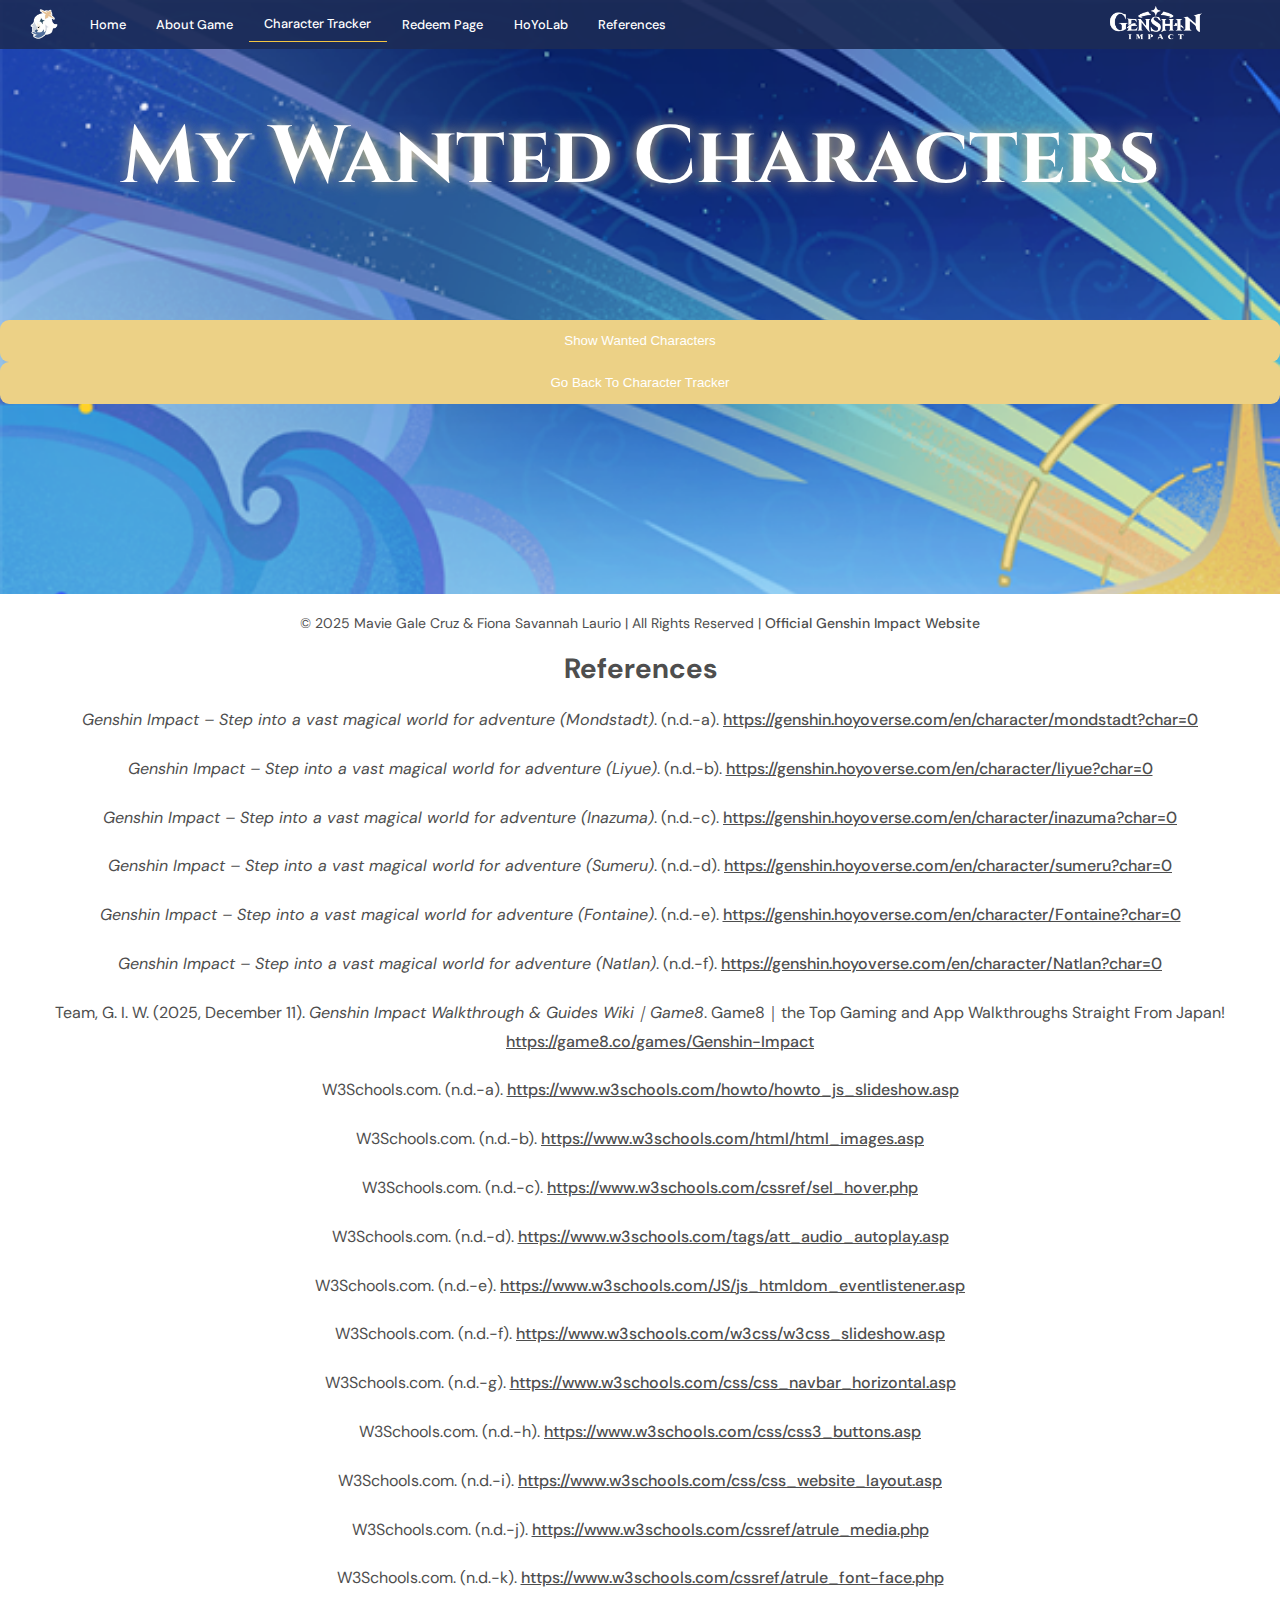
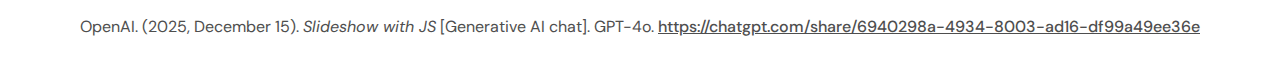
<file: userCharWishlist.html>
<!DOCTYPE html>
<html lang="en">
<head>
  <meta charset="UTF-8">
  <meta name="viewport" content="width=device-width, initial-scale=1.0">
  <meta name="description" content="Genshin Impact Wanted Characters">
  <meta name="keywords" content="Genshin Impact, Wanted Characters">
  <title>Wanted Characters</title>
    <link href="https://fonts.googleapis.com/css2?family=DM+Sans:wght@400;500;700&display=swap" rel="stylesheet"> 
    <link href="https://fonts.googleapis.com/css2?family=Cinzel:wght@400;700;900&display=swap" rel="stylesheet">
    <link rel="icon" type="image/x-icon" href="assets/Logo.png">
    <link href="https://fonts.googleapis.com/css2?family=DM+Sans:wght@400;500;700&display=swap" rel="stylesheet">
    <link rel="stylesheet" href="userCharListstyle.css">
    <link rel="stylesheet" href="topnavstyle.css"> 

</head>

<body>
  <div class="topnav">
    <img src="assets/Logo.png" alt="Logo" class="nav-logo">
    <a href="index.html">Home</a>
    <a href="aboutgame.html">About Game</a>
    <a class="active" href="userCharDirectory.html">Character Tracker</a>
    <a href="https://genshin.hoyoverse.com/en/gift">Redeem Page</a>
    <a href="https://www.hoyolab.com/home">HoYoLab</a>
    <a href="references.html">References</a>

    <div class="topnav-right">
      <img src="assets/Genshn impact logo.png" alt="Genshin Impact Logo">
    </div>
  </div>

  <h1 class="page-title">My Wanted Characters</h1>
  <div id="character-grid" class="character-grid"></div>

  <div class="buttons">
    <button onclick="window.location.href='userCharWishlist.html'">Show Wanted Characters</button>
    <button onclick="window.location.href='userCharTrackers.html'">Go Back To Character Tracker</button>
  </div>

  <script src="userCharWishlist.js"></script>

  <footer>
      © 2025 Mavie Gale Cruz & Fiona Savannah Laurio | All Rights Reserved | 
      <a href="https://genshin.hoyoverse.com/en/home?utm_source=fab&utm_medium=home" target="_blank">
          Official Genshin Impact Website
      </a>

          <section class="references-section">
        <h1>References</h1>
        <ul class="references-list">
            <li><em>Genshin Impact – Step into a vast magical world for adventure (Mondstadt)</em>. (n.d.-a). 
                <a href="https://genshin.hoyoverse.com/en/character/mondstadt?char=0" target="_blank">
                    https://genshin.hoyoverse.com/en/character/mondstadt?char=0
                </a>
            </li>

            <li><em>Genshin Impact – Step into a vast magical world for adventure (Liyue)</em>. (n.d.-b). 
                <a href="https://genshin.hoyoverse.com/en/character/liyue?char=0" target="_blank">
                    https://genshin.hoyoverse.com/en/character/liyue?char=0
                </a>
            </li>

            <li><em>Genshin Impact – Step into a vast magical world for adventure (Inazuma)</em>. (n.d.-c). 
                <a href="https://genshin.hoyoverse.com/en/character/inazuma?char=0" target="_blank">
                    https://genshin.hoyoverse.com/en/character/inazuma?char=0
                </a>
            </li>

            <li><em>Genshin Impact – Step into a vast magical world for adventure (Sumeru)</em>. (n.d.-d). 
                <a href="https://genshin.hoyoverse.com/en/character/sumeru?char=0" target="_blank">
                    https://genshin.hoyoverse.com/en/character/sumeru?char=0
                </a>
            </li>

            <li><em>Genshin Impact – Step into a vast magical world for adventure (Fontaine)</em>. (n.d.-e). 
                <a href="https://genshin.hoyoverse.com/en/character/Fontaine?char=0" target="_blank">
                    https://genshin.hoyoverse.com/en/character/Fontaine?char=0
                </a>
            </li>

            <li>
                <em>Genshin Impact – Step into a vast magical world for adventure (Natlan)</em>. (n.d.-f). 
                <a href="https://genshin.hoyoverse.com/en/character/Natlan?char=0" target="_blank">
                    https://genshin.hoyoverse.com/en/character/Natlan?char=0
                </a>
            </li>

            <li>Team, G. I. W. (2025, December 11). <em>Genshin Impact Walkthrough & Guides Wiki｜Game8</em>. Game8｜the Top Gaming and App Walkthroughs Straight From Japan! <a href="https://game8.co/games/Genshin-Impact" target="_blank">https://game8.co/games/Genshin-Impact</a></li>
            <li>W3Schools.com. (n.d.-a). <a href="https://www.w3schools.com/howto/howto_js_slideshow.asp" target="_blank">https://www.w3schools.com/howto/howto_js_slideshow.asp</a></li>
            <li>W3Schools.com. (n.d.-b). <a href="https://www.w3schools.com/html/html_images.asp" target="_blank">https://www.w3schools.com/html/html_images.asp</a></li>
            <li>W3Schools.com. (n.d.-c). <a href="https://www.w3schools.com/cssref/sel_hover.php" target="_blank">https://www.w3schools.com/cssref/sel_hover.php</a></li>
            <li>W3Schools.com. (n.d.-d). <a href="https://www.w3schools.com/tags/att_audio_autoplay.asp" target="_blank">https://www.w3schools.com/tags/att_audio_autoplay.asp</a></li>
            <li>W3Schools.com. (n.d.-e). <a href="https://www.w3schools.com/JS/js_htmldom_eventlistener.asp" target="_blank">https://www.w3schools.com/JS/js_htmldom_eventlistener.asp</a></li>
            <li>W3Schools.com. (n.d.-f). <a href="https://www.w3schools.com/w3css/w3css_slideshow.asp" target="_blank">https://www.w3schools.com/w3css/w3css_slideshow.asp</a></li>
            <li>W3Schools.com. (n.d.-g). <a href="https://www.w3schools.com/css/css_navbar_horizontal.asp" target="_blank">https://www.w3schools.com/css/css_navbar_horizontal.asp</a></li>
            <li>W3Schools.com. (n.d.-h). <a href="https://www.w3schools.com/css/css3_buttons.asp" target="_blank">https://www.w3schools.com/css/css3_buttons.asp</a></li>
            <li>W3Schools.com. (n.d.-i). <a href="https://www.w3schools.com/css/css_website_layout.asp" target="_blank">https://www.w3schools.com/css/css_website_layout.asp</a></li>
            <li>W3Schools.com. (n.d.-j). <a href="https://www.w3schools.com/cssref/atrule_media.php" target="_blank">https://www.w3schools.com/cssref/atrule_media.php</a></li>
            <li>W3Schools.com. (n.d.-k). <a href="https://www.w3schools.com/cssref/atrule_font-face.php" target="_blank">https://www.w3schools.com/cssref/atrule_font-face.php</a></li>
            <li>
                OpenAI. (2025, December 15). <em>Slideshow with JS</em> [Generative AI chat]. GPT-4o. 
                <a href="https://chatgpt.com/share/6940298a-4934-8003-ad16-df99a49ee36e" target="_blank">
                    https://chatgpt.com/share/6940298a-4934-8003-ad16-df99a49ee36e
                </a>
            </li>
         </ul>

    </section>

  </footer>

</body>
</html>
</file>
<file: indexstyle.css>
body {
    margin: 0;
    font-family: "DM Sans", sans-serif;
    background-image: url("assets/BgHome.png");
    background-size: cover; /* Scales the image to fully cover the screen */
    background-repeat: no-repeat;
    background-color: white;
}

.topnav {
    display: flex;
    justify-content: flex-start;
    align-items: center;
    background: rgba(28, 43, 87, 0.9);
    padding: 10px 30px;
    position: relative;
}

.nav-logo {
    height: 40px;
    margin-right: 15px;
    vertical-align: middle;
}

.topnav a {
    color: white;
    text-decoration: none;
    padding: 12px 18px;
    font-weight: 500;
    transition: 0.3s;
    font-size: 16px;
}

.topnav a:hover {
    background-color: rgba(255, 255, 255, 0.15);
    border-radius: 6px;
}

.topnav a.active {
    border-bottom: 2px solid #f4c542;
}

.topnav-right {
    margin-left: auto;
    display: flex;
    align-items: center;
    gap: 15px;
}

.topnav img {
    height: 40px;
}

.nation-buttons {
    display: flex;
    justify-content: center;
    align-items: center;
    gap: 50px;              
    margin-top: 40vh;
}

.nation-btn {
    width: 10vw;
    max-width: 160px;
    min-width: 110px;
    border-radius: 23px;
    transition: 
        transform 0.25s ease,
        filter 0.25s ease; /* Smooth hover animation for zoom and brightness */
}

.nation-btn:hover {
    transform: scale(1.12); /* Enlarges button slightly on hover */
    filter: brightness(1.20); /* Increases brightness for visual feedback */
}

footer {
    text-align: center;
    color: #4e4e4e;
    font-size: 14px;
    padding: 20px 10px;
    position: static; 
    margin-top: 190px; 
    background:white;
}

footer a {
    color: #4e4e4e;
    text-decoration: none;
    font-weight: 500;
}

.references-list {
    list-style-type: none;
    padding-left: 0;
}

.references-list li {
    font-size: 16px;
    line-height: 1.8;
    margin-bottom: 20px;
    text-indent: -40px;
    padding-left: 40px; /* APA hanging indent */
}

.references-list a {
    color: #4e4e4e;
    text-decoration: underline;
}
</file>
<file: topnavstyle.css>
.topnav {
    display: flex;
    justify-content: flex-start;
    align-items: center;
    background: rgba(28, 43, 87, 0.9);
    padding: 0.7vh 2vw; 
    position: relative;
    z-index: 10;   
}

.nav-logo {
    height: 4vh;
    margin-right: 1vw;
    vertical-align: middle;
}

.topnav a {
    color: white;
    text-decoration: none;
    padding: 1vh 1.2vw;
    font-weight: 500;
    transition: 0.3s;
    font-size: 1vw;
}

.topnav a:hover {
    background-color: rgba(255, 255, 255, 0.15);
    border-radius: 0.4vw;
}

.topnav a.active {
    border-bottom: 0.15vw solid #f4c542;
}

.topnav-right {
    margin-left: auto;
    display: flex;
    align-items: center;
    gap: 1vw;
}

.topnav img {
    height: 4vh;
}
</file>
<file: featuresection.css>
.bg-fixed {
    position: fixed; /* Keeps background in place even when scrolling */
    top: 0;
    left: 0;

    width: 100vw; /* Full viewport width */
    height: 100vh; /* Full viewport height */
    background-image:
        linear-gradient(#26344d77, #26344d77),
        url("assets/bg about me.jpg");
    background-color: #7a8eb1;
    background-size: min(90vw, 1400px); /* Ensures image scales responsively but not too big */
    background-repeat: no-repeat;
    background-position: top center;

    z-index: -1; /* Sends background behind all content */
    pointer-events: none; /* Prevents background from blocking clicks */
}

.game-features-title {
    margin-top: 50px;
    text-align: center;

    font-family: "Cinzel", serif;
    font-size: 55px;
    font-weight: 700;
    letter-spacing: 3px;

    color: #fff;

    text-shadow:
        0 0 10px #443b33cc, /* Adds glow effect */
        0 0 3px white
}

/* FEATURE SECTION 1 */
.feature-section1 {
    display: flex;
    justify-content: center;
    align-items: center;
    margin-top: 80px;
    position: relative; /* Allows absolute positioning of child elements if needed */
}

.feature-label1 {
    width: 500px;  
    z-index: 2; /* Ensures label appears above the frame */
    margin-right: -200px; /* Overlaps the frame*/
}

.feature-frame1 {
    width: 600px;   
    z-index: 1; /* Keeps frame behind the label */
}

/* FEATURE SECTION 2 */
.feature-section2 {
    display: flex;
    justify-content: center;
    align-items: center;
    margin-top: 80px;
    position: relative;
}

.feature-frame2 {
    width: 600px;
    z-index: 1; /* Ensures frame stays behind label */
}

.feature-label2 {
    width: 500px;
    z-index: 2; /* Label appears on top */
    margin-left: -205px; 
    margin-top: 140px; /* Moves label down*/
}

.feature-section3 {
    display: flex;
    justify-content: center;
    align-items: center;
    margin-top: 80px;
    position: relative;
}

.feature-label3 {
    width: 500px;  
    z-index: 2; /* Label appears on top of frame */
    margin-right: -200px;  
    margin-top: -90px; 
}

.feature-frame3 {
    width: 600px;   
    z-index: 1; /* Frame stays behind label */
}
footer {
    text-align: center;
    color: #4e4e4e;
    font-size: 14px;
    padding: 20px 10px;
    position: static; 
    margin-top: 190px; 
    background:white;
}

footer a {
    color: #4e4e4e;
    text-decoration: none;
    font-weight: 500;
}

.references-list {
    list-style-type: none;
    padding-left: 0;
}

.references-list li {
    font-size: 16px;
    line-height: 1.8;
    margin-bottom: 20px;
    text-indent: -40px;
    padding-left: 40px; /* APA hanging indent */
}

.references-list a {
    color: #4e4e4e;
    text-decoration: underline;
}
</file>
<file: genshinStyles.css>
@font-face{
    font-family: 'Cinzel Decorative';
    src: url('../CinzelDecorative-Regular.woff') format('woff');
    src: url('../CinzelDecorative-Regular.woff2') format('woff2');
    font-weight: 400;
    font-style: normal;
}


@font-face {
    font-family: 'Cinzel Decorative';
    src: url('../fonts/CinzelDecorative-Black.woff2') format('woff2'),
         url('../fonts/CinzelDecorative-Black.woff') format('woff');
    font-weight: 900;
    font-style: normal;
}

@media (max-width: 1200px) {
    .char {
        height: 70vh;
    }

    .info h1 { font-size: 5vw; }
    .info h2 { font-size: 3vw; }
    .info h3 { font-size: 2vw; }
}

@media (max-width: 768px) {
    .slide {
        flex-direction: column; /* stack char and info vertically on small screens */
        justify-content: center;
        align-items: center;
        text-align: center;
    }

    .info {
        margin-left: 0;
        margin-top: 2vh;
        max-width: 80%;
    }

    .char {
        height: 50vh;
    }

    .info h1 { font-size: 6vw; }
    .info h2 { font-size: 3.5vw; }
    .info h3 { font-size: 2.5vw; }
}


.info h1 {
    color: #905140;
    font-family: 'Cinzel Decorative';
    font-size: 4vw;      /* scales with viewport width */
    white-space: nowrap;  /* prevent wrapping */
    margin: 0 0 0.5rem 0;
}

.info h2 {
    color: #45302a;
    font-family: 'Cinzel Decorative';
    font-size: 2vw;
    margin: 0 0 0.3rem 0;
}

.info h3 {
    color: #45302a;
    font-family: 'Cinzel Decorative';
    font-size: 1.5vw;
    margin: 0;
}

.slide {
    display: none;
    width: 100%;
    height: 100vh;
    position: relative; /* or absolute if needed */
    z-index: 1;         /* low enough so navbar is clickable */
}

.Charshow {
    width: 100%;
    height: 100%;
    display: flex;
    align-items: center;
    justify-content: flex-start;
}

.char {
    position: relative; /* or absolute if inside a container */
    top: 17%; 
    left: -15%;            /* push to left edge */
    transform: scale(1.1); 
    width: auto;
    height: 80vh;
    object-fit: contain;
    flex-shrink: 0; /* prevent shrinking on small screens */
}

.info {
    position: absolute;
    top: 25%;          /* roughly aligned with character’s upper body */
    left: 55%;         /* tweak this to move closer or further */
    max-width: 40%;
    z-index: 2;   
    margin-left: 3vw; /* space between char and text */
    max-width: 45%;
    display: flex;
    flex-direction: column;
    justify-content: center;
}

.navBar{
    width: 100%;
    height: 75px;
    padding: 10px;
    /*
* Created with https://www.css-gradient.com
* Gradient link: https://www.css-gradient.com/?c1=040a14&c2=697c9e&gt=r&gd=dtl
*/
    background: #040A14;
    background: radial-gradient(at right bottom, #040A14, #697C9E);
    position:fixed;
    top: 0;
    left: 0;
    z-index: 1000; 
    display: flex;
    align-items: center;
    gap: 15px; /* space between icons */
}
.navBar img{
    width:auto;
    height: 50px;
    transition: transform 0.3s;
}

.navBar img:hover{
    transform: scale(1.2)
}
.switcher{
    overflow: hidden;
    margin-top: 55px; /* account for fixed navbar */
    width: 100%;
    height: calc(100vh - 55px);
    position: relative;
}

.w3-button.w3-display-left,
.w3-button.w3-display-right {
  position: absolute;
  top: 50%;
  transform: translateY(-50%);
  z-index: 10;  
  cursor: pointer;
    font-size: 3vw; /* scalable arrow size */
}

.w3-button.w3-display-left { left: 2vw; }
.w3-button.w3-display-right { right: 2vw; }

body{
    background-color: white;
    margin: 0;
    padding: 0;
    font-family: 'DM Sans', sans-serif;
}
</file>
<file: referencesStyle.css>
.references-section {
    max-width: 900px;
    margin: 80px auto 0;
    padding: 0 20px;
    font-family: "DM Sans", sans-serif;
    color: #2f2f2f;

}

.references-section h1 {
    font-family: "Cinzel", serif;
    font-size: 36px;
    margin-bottom: 25px;
    text-align: center;
}

.references-list {
    list-style-type: none;
    padding-left: 0;
}

.references-list li {
    font-size: 16px;
    line-height: 1.8;
    margin-bottom: 20px;
    text-indent: -40px;
    padding-left: 40px; /* APA hanging indent */
}

.references-list a {
    color: #4e4e4e;
    text-decoration: underline;
}
</file>
<file: userCharListstyle.css>
/* PAGE BACKGROUND */
body {
  margin: 0;
  font-family: "DM Sans", sans-serif;
  background-image: url("assets/CharacterTrackerbg.png");
  background-size: cover;
  background-repeat: no-repeat;
  background-attachment: fixed;
  overflow-x: hidden;
}

/* PAGE TITLE */
h1.page-title {
  font-family: "Cinzel", serif;
  font-size: 9vmin;
  color: #ffffff;
  text-align: center;
  margin-top: 6vh;
  margin-bottom: 4vh;
  text-shadow: 0 0 1.5vh rgba(236, 209, 134, 0.9);
}
/* CHARACTER GRID CONTAINER */
.character-grid {
  width: 85%;
  margin: 0 auto 8vh auto;
  display: flex;
  flex-wrap: wrap;
  gap: 2vmin;
  justify-content: center;
}

.character-img {
  width: 12vmin;
  height: 12vmin; 
  border-radius: 2vmin;
  cursor: grab;
  transition: transform 0.2s ease, box-shadow 0.2s ease;
}

.character-img:hover {
  transform: scale(1.05);
  box-shadow: 0 0 2.5vh rgba(255, 255, 255, 0.8);
  filter: brightness(1.25);
}

/* EMPTY MESSAGE */
.empty-message {
  text-align: center;
  font-size: 2.5vmin;
  color: white;
  opacity: 0.8;
  margin-top: 5vh;
}

button {
  width: 100%;
  padding: 1.5vh;
  background: #ecd186;
  color: #fff;
  border: none;
  border-radius: 1vmin;
  cursor: pointer;
}

button:hover {
  background: #cea945;
}

footer {
    text-align: center;
    color: #4e4e4e;
    font-size: 14px;
    padding: 20px 10px;
    position: static; 
    margin-top: 190px; 
    background:white;
}

footer a {
    color: #4e4e4e;
    text-decoration: none;
    font-weight: 500;
}

.references-list {
    list-style-type: none;
    padding-left: 0;
}

.references-list li {
    font-size: 16px;
    line-height: 1.8;
    margin-bottom: 20px;
    text-indent: -40px;
    padding-left: 40px; /* APA hanging indent */
}

.references-list a {
    color: #4e4e4e;
    text-decoration: underline;
}
</file>
<file: userCharDstyle.css>
body {
    margin: 0;
    font-family: "DM Sans", sans-serif;
    background-image: url("assets/CharacterTrackerbg.png");
    background-size: cover; 
    background-repeat: no-repeat;
    background-color: white;
    overflow-x: hidden;
}


.overlay {
  position: fixed;
  top: 0;
  left: 0;
  width: 100%;
  height: 100%;
  background: rgba(0, 0, 0, 0.6);
  display: flex;
  justify-content: center;
  align-items: center;
  z-index: 1000;
}


.popup {
  background: #ffffff;
  padding: 3vh;             
  width: 25vw;              
  max-width: 90vw;           
  border-radius: 2vmin;     
  box-shadow: 0 1vh 2vh rgba(0,0,0,0.3);
  animation: fadeIn 0.3s ease;
  position: fixed;
  top: 50%;
  left: 50%;
  transform: translate(-50%, -50%);
}

.close-btn {
  float: right;
  font-size: 2vmin;         
  cursor: pointer;
  color: #888;
}


.close-btn:hover {
  color: #000;
}


h1.title {
  text-align: center;
  margin-bottom: 2vh;       
}

fieldset {
  border: 0.2vmin solid #ccc;
  margin-bottom: 2vh;
  padding: 1.5vh;
}

input, select {
  width: 100%;
  padding: 1.2vh;
  margin-top: 1vh;
}

button {
  width: 100%;
  padding: 1.5vh;
  background: #ecd186;
  color: #fff;
  border: none;
  border-radius: 1vmin;
  cursor: pointer;
}

button:hover {
  background: #cea945;
}

@keyframes fadeIn {
  from { opacity: 0; transform: scale(0.9); }
  to { opacity: 1; transform: scale(1); }
}

#tracker-section {
  display: none;
  padding: 4vh;
  display: flex;
  gap: 4vh;
  align-items: flex-start;
}

/* LEFT SIDE (All characters) */
#left {
  flex: 1;
}

/* Scroll container */
.characterTracker {
  height: 85vh;
  overflow-y: auto;
  padding-right: 1vh;
}

/* RIGHT SIDE (Owned characters) */
#right {
  width: 30vw;
  height: 85vh;
  overflow-y: auto;
  background: rgba(255, 255, 255, 0.85);
  border-radius: 2vmin;
  padding: 2vh;
  transition: 0.3s ease;
}

#left h1{
  font-family: "Cinzel", serif;
  font-size: 9.2vmin;
  color: #fff;
  text-shadow: 0 0 1vh rgba(236, 209, 134, 0.9);
  margin-bottom: 2vh;
}

#right h3 {
  font-family: "Cinzel", serif;
  font-size: 5vmin;
  color: rgba(255, 187, 0, 0.9);
  text-shadow: 0 0 1vh #ffe95c;
  margin-bottom: 2vh;
}

#left.drag-over,
#right.drag-over {
  background: rgba(255, 255, 255, 0.6);
  outline: 0.3vmin dashed #cea945;
}


.character {
  display: flex;
  flex-wrap: wrap;
  gap: 1.5vmin;
  position: relative;
}


.character-img {
  width: 12vmin;
  height: 12vmin; 
  border-radius: 2vmin;
  cursor: grab;
  transition: transform 0.2s ease, box-shadow 0.2s ease;
}

.character-img:hover {
  transform: scale(1.05);
  box-shadow: 0 0 2.5vh rgba(255, 255, 255, 0.8);
  filter: brightness(1.25);
}

.character-img:active {
  cursor: grabbing;
  transform: scale(0.95);
}

.hover-card {
  position: absolute;
  top: 50%;
  left: 110%;

  width: 20vmin;
  padding: 2vh;
  border-radius: 2vmin;
  background: rgba(20, 30, 60, 0.95);
  color: white;

  opacity: 0;
  visibility: hidden;
  transition: opacity 0.25s ease;

  box-shadow: 0 1vh 2vh rgba(0,0,0,0.4);
}

.character:hover .hover-card {
  opacity: 1;
  visibility: visible;
  transform: translateY(-50%) scale(1);
}

.status {
  display: flex;
  align-items: center;
  gap: 1vmin;
  font-size: 2vmin;
  margin-bottom: 1.5vh;
}
</file>
<file: userCharstyle.css>
body {
    margin: 0;
    font-family: "DM Sans", sans-serif;
    background-image: url("assets/CharacterTrackerbg.png");
    background-size: cover; 
    background-repeat: no-repeat;
    background-color: white;
    overflow-x: hidden;
}

h1.title {
  text-align: center;
  margin-bottom: 2vh;       
}

fieldset {
  border: 0.2vmin solid #ccc;
  margin-bottom: 2vh;
  padding: 1.5vh;
}

input, select {
  width: 100%;
  padding: 1.2vh;
  margin-top: 1vh;
}

button {
  width: 100%;
  padding: 1.5vh;
  background: #ecd186;
  color: #fff;
  border: none;
  border-radius: 1vmin;
  cursor: pointer;
}

button:hover {
  background: #cea945;
}

@keyframes fadeIn {
  from { opacity: 0; transform: scale(0.9); }
  to { opacity: 1; transform: scale(1); }
}


/* LEFT + RIGHT CONTAINER */
#tracker-section {
    display: none; /* hidden until login */
    padding: 4vh;
    display: flex;
    gap: 4vh;
    align-items: flex-start;
}

/* LEFT SIDE (All characters) */
#left {
    flex: 1;
}

/* SCROLLABLE CHARACTER GRID */
.characterTracker {
    height: 85vh;
    overflow-y: auto;
    padding-right: 1vh;
}

/* CHARACTER IMAGE GRID */
.character {
    display: flex;
    flex-wrap: wrap;
    gap: 1.5vmin;
    position: relative;
}

/* RIGHT SIDE BOXES */
#right {
    flex: 1;
    display: flex;
    flex-direction: column;
    gap: 3vh;
}

/* OWNED / WANTED BOX STYLING */
.drop-zone {
    height: 40vh;
    overflow-y: auto;
    background: rgba(255, 255, 255, 0.85);
    border-radius: 2vmin;
    padding: 2vh;
    display: flex;
    flex-wrap: wrap;
    gap: 1.5vmin;
    transition: 0.3s ease;
}

.drop-zone h3 {
    width: 100%;
    font-family: "Cinzel", serif;
    font-size: 5vmin;
    color: rgba(255, 187, 0, 0.9);
    text-shadow: 0 0 1vh #ffe95c;
    margin-bottom: 2vh;
    pointer-events: none;
}

/* DRAG OVER EFFECT */
.drop-zone.drag-over {
    background: rgba(255, 255, 255, 0.6);
    outline: 0.3vmin dashed #cea945;
}

/* CHARACTER IMAGE */
.character-img {
    width: 12vmin;
    height: 12vmin;
    border-radius: 2vmin;
    cursor: grab;
    transition: transform 0.2s ease, box-shadow 0.2s ease;
}

.character-img:hover {
    transform: scale(1.05);
    box-shadow: 0 0 2.5vh rgba(255, 255, 255, 0.8);
    filter: brightness(1.25);
}

.character-img:active {
    cursor: grabbing;
    transform: scale(0.95);
}

/* HOVER CARD */
.hover-card {
    position: absolute;
    top: 50%;
    left: 110%;
    width: 20vmin;
    padding: 2vh;
    border-radius: 2vmin;
    background: rgba(20, 30, 60, 0.95);
    color: white;
    opacity: 0;
    visibility: hidden;
    transition: opacity 0.25s ease;
    box-shadow: 0 1vh 2vh rgba(0,0,0,0.4);
}

.character:hover .hover-card {
    opacity: 1;
    visibility: visible;
    transform: translateY(-50%) scale(1);
}
</file>
<file: userCharTrackerstyle.css>
body {
    margin: 0;
    font-family: "DM Sans", sans-serif;
    background-image: url("assets/CharacterTrackerbg.png");
    background-size: cover; 
    background-repeat: no-repeat;
    background-color: white;
    overflow-x: hidden;
}

h1 {
  text-align: center;
  font-family: "Cinzel", serif;
  font-size: 9.2vmin;
  color: #fff;
  text-shadow: 0 0 1vh rgba(236, 209, 134, 0.9);
  margin-bottom: 2vh;     
}

fieldset {
  border: 0.2vmin solid #ccc;
  margin-bottom: 2vh;
  padding: 1.5vh;
}

input, select {
  width: 100%;
  padding: 1.2vh;
  margin-top: 1vh;
}

button {
  width: 100%;
  padding: 1.5vh;
  background: #ecd186;
  color: #fff;
  border: none;
  border-radius: 1vmin;
  cursor: pointer;
}

button:hover {
  background: #cea945;
}

@keyframes fadeIn {
  from { opacity: 0; transform: scale(0.9); }
  to { opacity: 1; transform: scale(1); }
}


/* LEFT + RIGHT CONTAINER */
#tracker-section {
    display: none; /* hidden until login */
    padding: 4vh;
    display: flex;
    gap: 4vh;
    align-items: flex-start;
}

/* LEFT SIDE (All characters) */
#left {
    flex: 1;
}

/* SCROLLABLE CHARACTER GRID */
.characterTracker {
    height: 85vh;
    overflow-y: auto;
    padding-right: 1vh;
}

/* CHARACTER IMAGE GRID */
.character {
    display: flex;
    flex-wrap: wrap;
    gap: 1.5vmin;
    position: relative;
}

/* RIGHT SIDE BOXES */
#right {
    flex: 1;
    display: flex;
    flex-direction: column;
    gap: 4vh;
}

/* OWNED / WANTED BOX STYLING */
.drop-zone {
    height: 50vh;
    overflow-y: auto;
    background: rgba(255, 255, 255, 0.505);
    border-radius: 2vmin;
    padding: 2vh;
    display: flex;
    flex-wrap: wrap;
    gap: 1.5vmin;
    transition: 0.3s ease;
}

.drop-zone h3 {
    width: 100%;
    font-family: "Cinzel", serif;
    font-size: 5vmin;
    color: rgba(159, 118, 7, 0.9);
    text-shadow: 0 0 1vh #ffe95c;
    margin-bottom: 2vh;
    pointer-events: none;
}

/* DRAG OVER EFFECT */
.drop-zone.drag-over {
    background: rgba(255, 255, 255, 0.6);
    outline: 0.3vmin dashed #cea945;
}

/* CHARACTER IMAGE */
.character-img {
    width: 12vmin;
    height: 12vmin;
    border-radius: 2vmin;
    cursor: grab;
    transition: transform 0.2s ease, box-shadow 0.2s ease;
}

.character-img:hover {
    transform: scale(1.05);
    box-shadow: 0 0 2.5vh rgba(255, 255, 255, 0.8);
    filter: brightness(1.25);
}

.character-img:active {
    cursor: grabbing;
    transform: scale(0.95);
}

/* HOVER CARD */
.hover-card {
    position: absolute;
    top: 50%;
    left: 110%;
    width: 20vmin;
    padding: 2vh;
    border-radius: 2vmin;
    background: rgba(20, 30, 60, 0.95);
    color: white;
    opacity: 0;
    visibility: hidden;
    transition: opacity 0.25s ease;
    box-shadow: 0 1vh 2vh rgba(0,0,0,0.4);
}

.character:hover .hover-card {
    opacity: 1;
    visibility: visible;
    transform: translateY(-50%) scale(1);
}

footer {
    text-align: center;
    color: #4e4e4e;
    font-size: 14px;
    padding: 20px 10px;
    position: static; 
    margin-top: 190px; 
    background:white;
}

footer a {
    color: #4e4e4e;
    text-decoration: none;
    font-weight: 500;
}

.references-list {
    list-style-type: none;
    padding-left: 0;
}

.references-list li {
    font-size: 16px;
    line-height: 1.8;
    margin-bottom: 20px;
    text-indent: -40px;
    padding-left: 40px; /* APA hanging indent */
}

.references-list a {
    color: #4e4e4e;
    text-decoration: underline;
}
</file>
